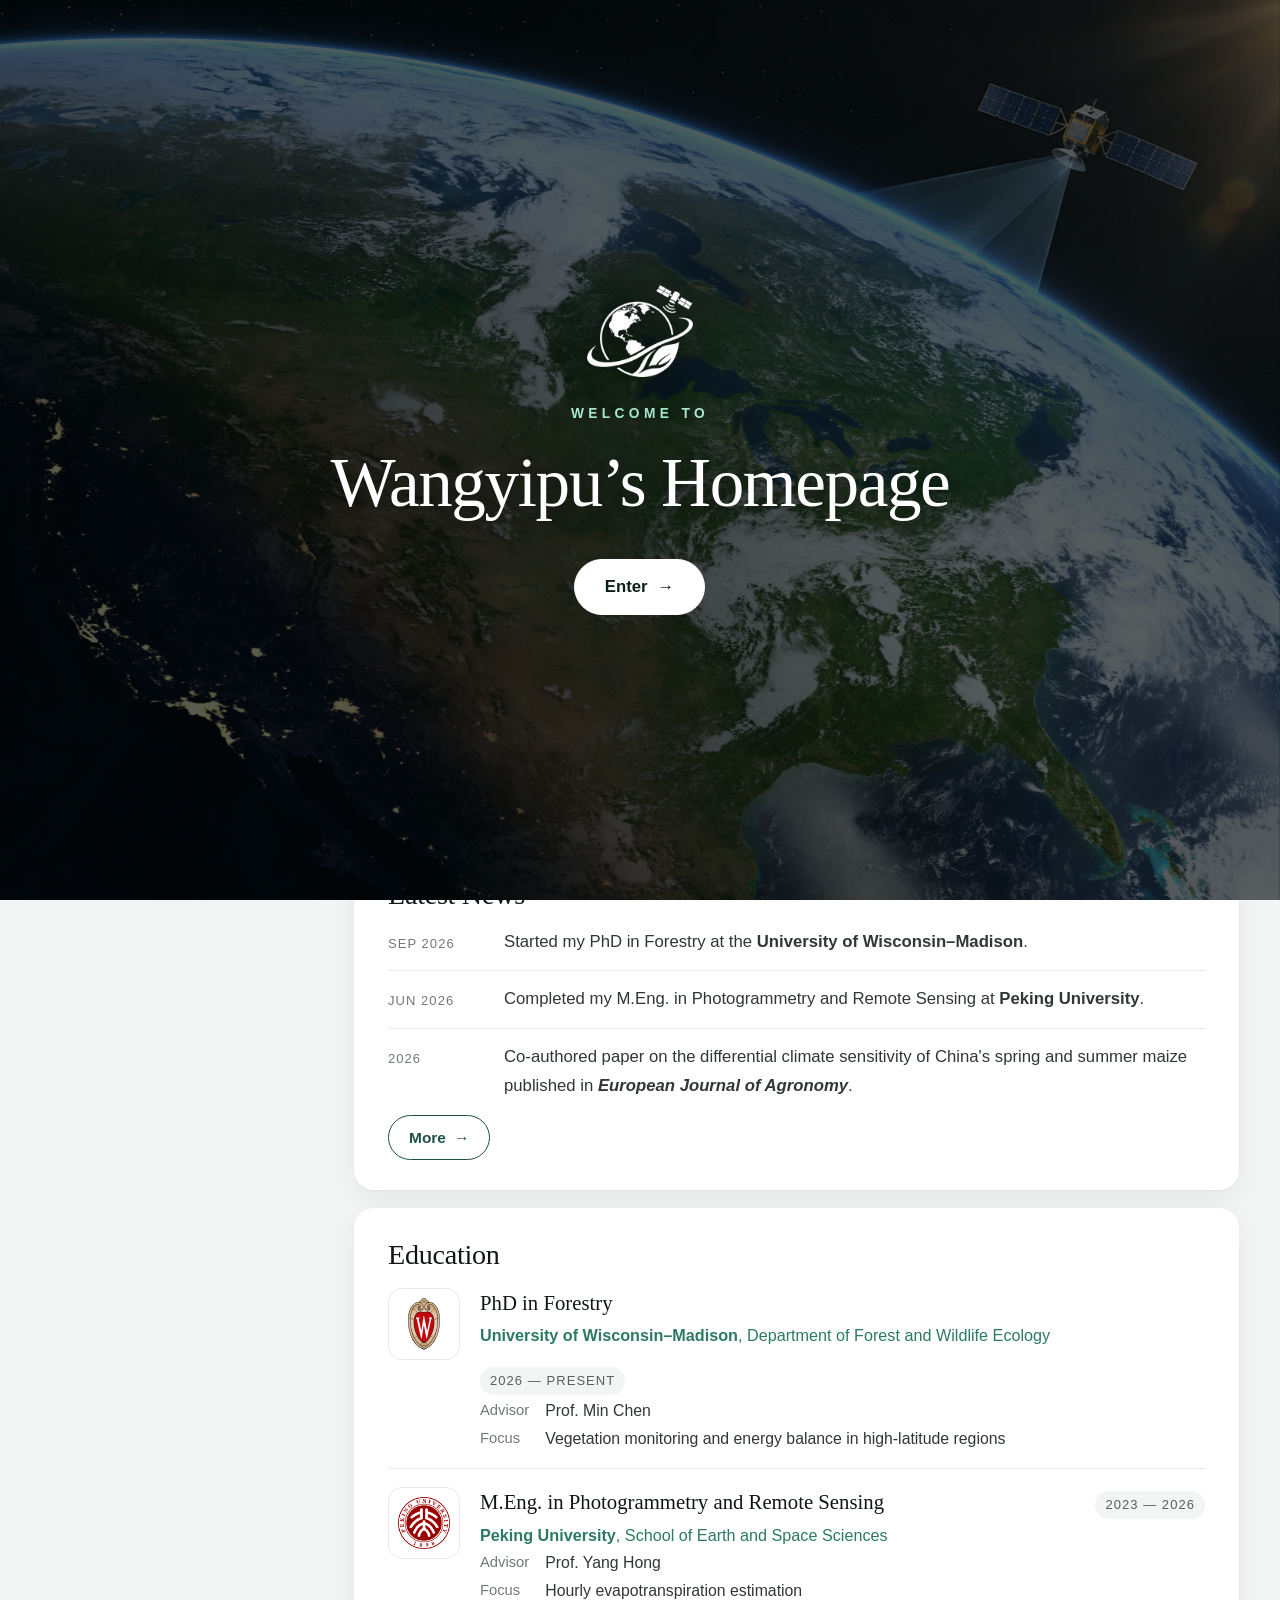
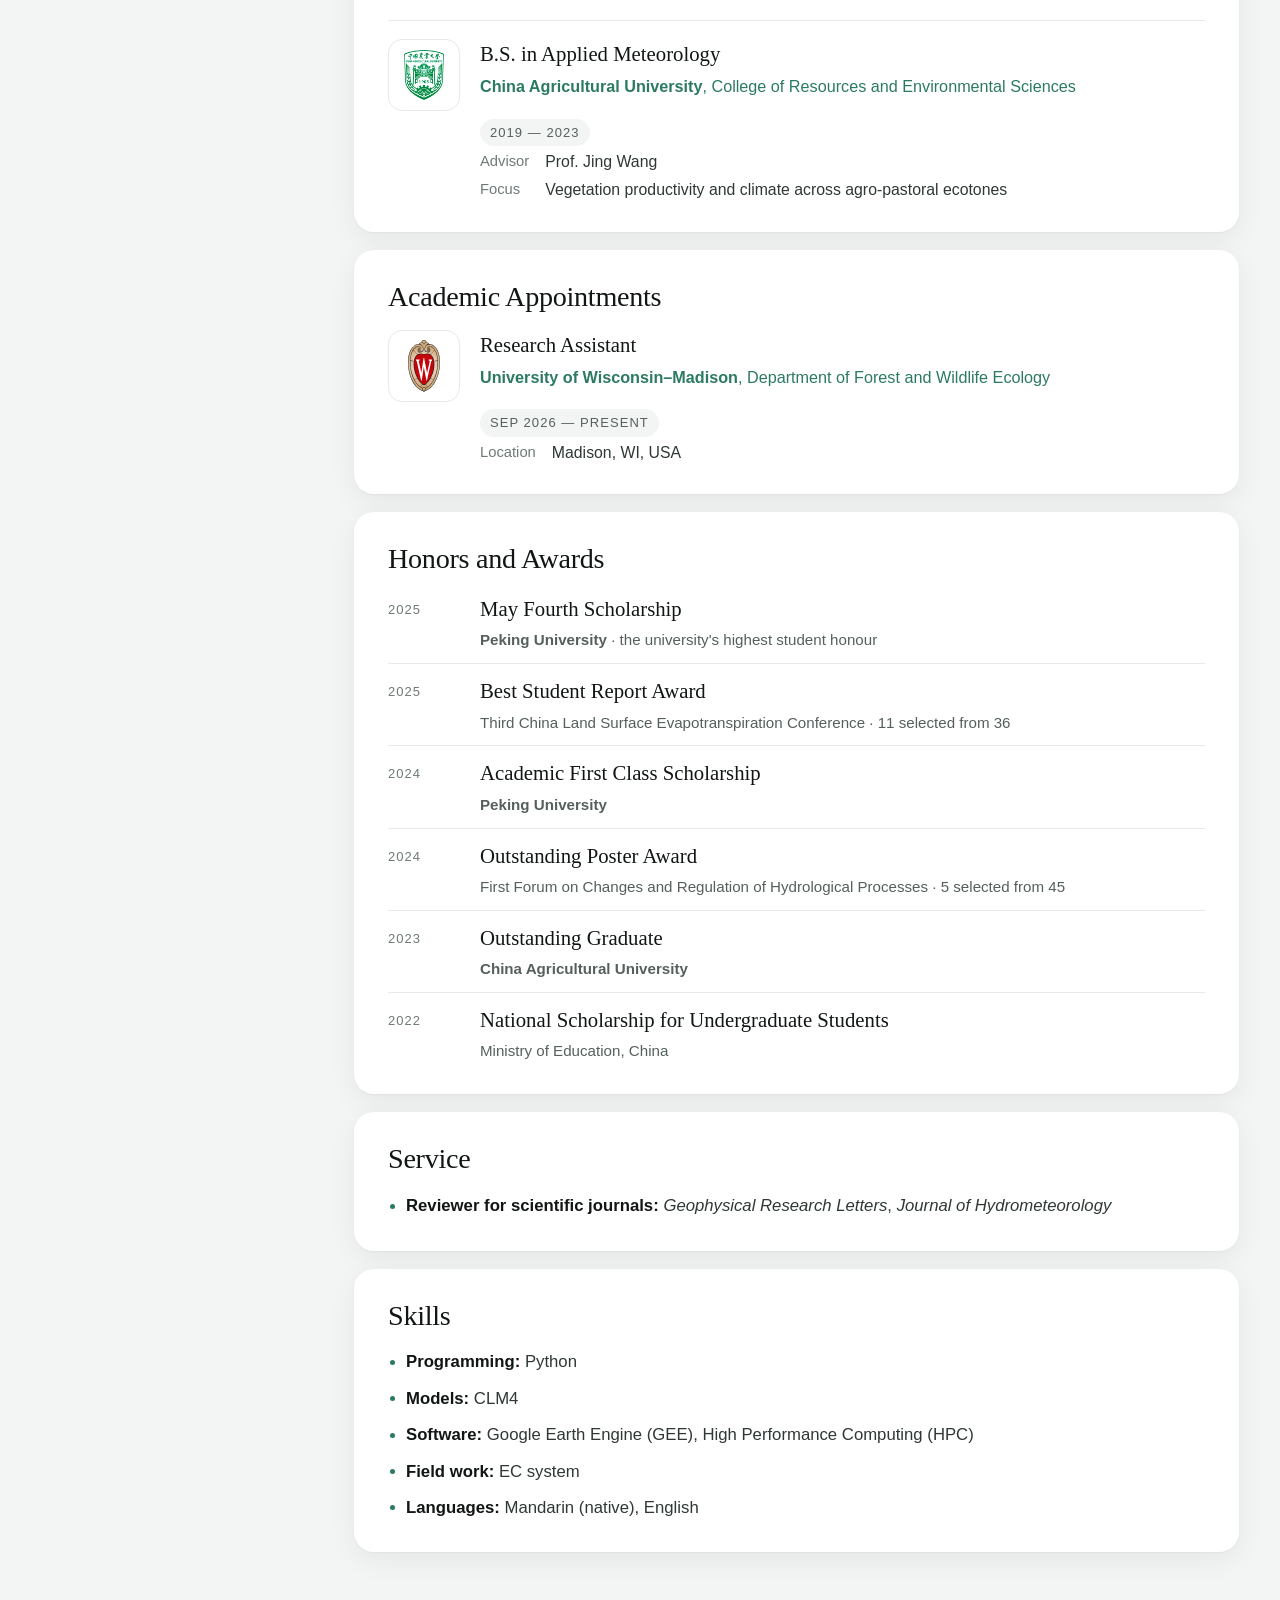
<file: index.html>
<!DOCTYPE html>
<html lang="en">
<head>
<meta charset="UTF-8">
<meta name="viewport" content="width=device-width, initial-scale=1.0">
<title>Wangyipu Li</title>
<link rel="icon" href="favicon.png" type="image/png" sizes="96x96">
<link rel="icon" href="favicon.ico" sizes="any">
<link rel="apple-touch-icon" href="apple-touch-icon.png">
<meta name="theme-color" content="#F3F5F4">
<link rel="stylesheet" href="style.css">
<script src="toc.js" defer></script>
<script>
/* Show the opening screen once per browser session. Set before the page paints, so the
   homepage never flashes in front of it; without JavaScript the screen simply never appears. */
try { if (!sessionStorage.getItem('intro-seen')) document.documentElement.classList.add('intro'); }
catch (e) { document.documentElement.classList.add('intro'); }
</script>
<style>
  /* ── About: a cinematic picture carrying only the headline; the bio sits below it ── */
  .hero{margin-bottom:18px;container-type:inline-size}
  .hero-frame{position:relative;border-radius:var(--radius);overflow:hidden;background:#050d0c;box-shadow:var(--shadow)}
  /* Anchored to the top of the picture so the satellite, which sits in its top-right corner,
     is never cropped. The slow zoom grows away from that same corner for the same reason. */
  .hero-img{display:block;width:100%;height:auto;aspect-ratio:2/1;object-fit:cover;object-position:50% 0%;
            transform-origin:100% 0%;animation:hero-drift 36s ease-in-out infinite alternate}
  @keyframes hero-drift{from{transform:scale(1)}to{transform:scale(1.07)}}
  .hero-shade{
    position:absolute;inset:0;pointer-events:none;
    background:
      linear-gradient(to top,rgba(4,14,12,.88) 0%,rgba(4,14,12,.52) 26%,rgba(4,14,12,0) 56%),
      radial-gradient(120% 90% at 50% 40%,rgba(4,14,12,0) 55%,rgba(4,14,12,.45) 100%);
  }
  .hero-over{position:absolute;left:38px;right:38px;bottom:32px;left:4cqw;right:4cqw;bottom:3.6cqw}
  .hero-eyebrow{display:flex;align-items:center;gap:12px;font-size:.72rem;font-weight:700;letter-spacing:.2em;text-transform:uppercase;color:#A8E6D2;margin-bottom:12px}
  .hero-eyebrow::before{content:"";width:34px;height:1px;background:currentColor}
  .hero h1{font-family:var(--serif);font-weight:400;color:#fff;letter-spacing:-.02em;line-height:1.08;
           font-size:2.6rem;font-size:clamp(1.55rem,4.9cqw,3.2rem);text-shadow:0 2px 24px rgba(0,0,0,.45);max-width:16em}
  .hero-lead{background:var(--paper);border-radius:var(--radius);box-shadow:var(--shadow);padding:28px 34px 30px;margin-top:18px}
  .hero-lead p{font-family:var(--serif);font-size:1.16rem;line-height:1.7;color:var(--body)}
  .hero-lead strong{color:var(--ink)}
  .chips{display:flex;flex-wrap:wrap;gap:8px;margin-top:18px}
  .chips span{font-size:.82rem;color:var(--moss);background:var(--moss-wash);padding:6px 13px;border-radius:999px}
  @container (max-width:560px){
    .hero-img{aspect-ratio:4/3}
    .hero-lead{padding:22px 20px}
    .hero-lead p{font-size:1.05rem}
  }
  @media (prefers-reduced-motion:reduce){.hero-img{animation:none}}
  /* ── Opening screen: the picture, which darkens, then a welcome and the way in ── */
  .intro-screen{
    display:none;align-items:center;justify-content:center;text-align:center;
    position:fixed;inset:0;z-index:200;background:#02080a;color:#fff;
    transition:opacity .9s ease,visibility .9s;
  }
  .intro .intro-screen,.intro-leaving .intro-screen{display:flex}
  .intro,.intro body{overflow:hidden}
  .intro-screen > img{position:absolute;inset:0;width:100%;height:100%;object-fit:cover;object-position:60% 30%;
                    animation:intro-zoom 9s ease-out both}
  .intro-screen::after{content:"";position:absolute;inset:0;background:rgba(2,8,10,.66);opacity:0;animation:intro-in 1.4s ease .2s forwards}
  .intro-copy{position:relative;z-index:1;padding:0 24px;opacity:0;animation:intro-rise 1s ease 1s forwards}
  .intro-mark{display:block;height:92px;width:auto;margin:0 auto 26px;filter:drop-shadow(0 2px 18px rgba(0,0,0,.45))}
  .intro-copy small{display:block;font-size:.78rem;font-weight:700;letter-spacing:.32em;text-transform:uppercase;color:#A8E6D2;margin-bottom:18px}
  .intro-copy strong{display:block;font-family:var(--serif);font-weight:400;font-size:clamp(2rem,5.4vw,4rem);line-height:1.12;letter-spacing:-.02em;text-shadow:0 2px 30px rgba(0,0,0,.5)}
  .intro-enter{
    margin-top:38px;display:inline-flex;align-items:center;gap:10px;cursor:pointer;
    font:inherit;font-size:.95rem;font-weight:600;color:#fff;
    padding:13px 30px;border-radius:999px;border:1px solid rgba(255,255,255,.6);
    background:rgba(255,255,255,.12);-webkit-backdrop-filter:blur(8px);backdrop-filter:blur(8px);
    transition:background .2s ease,color .2s ease,border-color .2s ease;
  }
  .intro-enter:hover,.intro-enter:focus-visible{background:#fff;border-color:#fff;color:#0c1f1a;outline:none}
  .intro-enter span{transition:transform .2s ease}
  .intro-enter:hover span{transform:translateX(4px)}
  .intro-leaving .intro-screen{opacity:0;visibility:hidden}
  @keyframes intro-in{to{opacity:1}}
  @keyframes intro-rise{from{opacity:0;transform:translateY(14px)}to{opacity:1;transform:none}}
  @keyframes intro-zoom{from{transform:scale(1.08)}to{transform:scale(1)}}
  @media (prefers-reduced-motion:reduce){
    .intro-screen > img{animation:none}
    .intro-screen::after{animation:none;opacity:1}
    .intro-copy{animation:none;opacity:1}
    .intro-screen{transition:none}
  }
  .more-row{margin-top:14px}
  .more-btn{
    display:inline-flex;align-items:center;gap:8px;
    padding:9px 20px;border:1.5px solid var(--moss);border-radius:999px;
    font-size:.88rem;font-weight:700;color:var(--moss);text-decoration:none;
    transition:background .15s ease,color .15s ease;
  }
  .more-btn:hover{background:var(--moss);color:#fff}
  .more-btn span{transition:transform .15s ease}
  .more-btn:hover span{transform:translateX(3px)}
  .deflist{list-style:none}
  .deflist li{position:relative;padding:0 0 8px 18px;font-size:.95rem;line-height:1.7;color:var(--body)}
  .deflist li:last-child{padding-bottom:0}
  .deflist li::before{content:"";position:absolute;left:2px;top:.68em;width:5px;height:5px;border-radius:50%;background:var(--moss-bright)}
  .deflist strong{font-weight:700;color:var(--ink)}
  .deflist em{font-style:italic}
</style>
<script data-goatcounter="https://wangyipuli.goatcounter.com/count" async src="https://gc.zgo.at/count.js"></script>
</head>
<body>

<div class="intro-screen" id="intro" role="dialog" aria-modal="true" aria-label="Welcome">
  <img src="image/hero.webp" alt="">
  <div class="intro-copy">
    <img class="intro-mark" src="image/logo-mark-white.webp" alt="" width="278" height="240">
    <small>Welcome to</small>
    <strong>Wangyipu&rsquo;s Homepage</strong>
    <button class="intro-enter" id="intro-enter" type="button">Enter <span aria-hidden="true">&rarr;</span></button>
  </div>
</div>
<script>
(function () {
  var root = document.documentElement, screen = document.getElementById('intro');
  if (!root.classList.contains('intro')) { screen.remove(); return; }
  var btn = document.getElementById('intro-enter');
  function enter() {
    try { sessionStorage.setItem('intro-seen', '1'); } catch (e) {}
    root.classList.add('intro-leaving');
    root.classList.remove('intro');           // gives the page its scrolling back straight away
    setTimeout(function () { screen.remove(); root.classList.remove('intro-leaving'); }, 950);
  }
  btn.addEventListener('click', enter);
  document.addEventListener('keydown', function onKey(e) {
    if (!screen.isConnected) { document.removeEventListener('keydown', onKey); return; }
    if (e.key === 'Escape') enter();
  });
  btn.focus({ preventScroll: true });
})();
</script>

<header class="topbar">
  <nav class="nav">
    <a class="brand" href="index.html" aria-label="Wangyipu Li &ndash; home"><img src="image/logo.webp" alt="Wangyipu Li" width="537" height="144"></a>
    <a href="index.html" aria-current="page">About</a>
    <a href="research.html">Research</a>
    <a href="publications.html">Publications</a>
    <a href="tools.html">Data &amp; Tools</a>
    <a href="news.html">News</a>
    <a href="contact.html">Contact</a>
  </nav>
</header>

<div class="page">

<aside class="sidebar">
  <img class="portrait" src="image/IMG_8639.JPG" alt="Portrait of Wangyipu Li">
  <a class="sb-name" href="index.html">Li, Wangyipu</a>
  <div class="sb-cn" lang="zh-Hans">李王轶朴</div>
  <div class="sb-role">PhD student in Forestry<br><strong>University of Wisconsin&ndash;Madison</strong></div>

  <div class="icons">
    <a href="mailto:wangyipu.li@wisc.edu" aria-label="Email" title="Email"><svg viewBox="0 0 24 24" aria-hidden="true"><path d="M20 4H4a2 2 0 00-2 2v12a2 2 0 002 2h16a2 2 0 002-2V6a2 2 0 00-2-2zm0 4.24l-8 4.8-8-4.8V6l8 4.8L20 6v2.24z"/></svg></a>
    <a href="https://github.com/wangyipuli" aria-label="GitHub" title="GitHub" target="_blank" rel="noopener"><svg viewBox="0 0 24 24" aria-hidden="true"><path d="M12 .3a12 12 0 00-3.8 23.4c.6.1.8-.3.8-.6v-2.2c-3.3.7-4-1.6-4-1.6-.6-1.4-1.4-1.8-1.4-1.8-1-.7.1-.7.1-.7 1.2.1 1.8 1.2 1.8 1.2 1 1.8 2.8 1.3 3.5 1 .1-.8.4-1.3.7-1.6-2.7-.3-5.5-1.3-5.5-5.9 0-1.3.5-2.4 1.2-3.2-.1-.3-.5-1.5.1-3.2 0 0 1-.3 3.3 1.2a11.5 11.5 0 016 0C17.3 4.7 18.3 5 18.3 5c.6 1.7.2 2.9.1 3.2.8.8 1.2 1.9 1.2 3.2 0 4.6-2.8 5.6-5.5 5.9.4.4.8 1.1.8 2.2v3.3c0 .3.2.7.8.6A12 12 0 0012 .3"/></svg></a>
    <a href="https://scholar.google.com/citations?user=nMaoGwwAAAAJ&amp;hl=zh-CN" aria-label="Google Scholar" title="Google Scholar" target="_blank" rel="noopener"><svg viewBox="0 0 24 24" aria-hidden="true"><path d="M12 3L1 9l11 6 9-4.91V17h2V9L12 3zM5 13.18v4L12 21l7-3.82v-4L12 17l-7-3.82z"/></svg></a>
    <a href="https://www.linkedin.com/in/wangyipu-li-4624a5430/" aria-label="LinkedIn" title="LinkedIn" target="_blank" rel="noopener"><svg viewBox="0 0 24 24" aria-hidden="true"><path d="M19 3a2 2 0 012 2v14a2 2 0 01-2 2H5a2 2 0 01-2-2V5a2 2 0 012-2h14zM8.34 18.34v-8.4H5.56v8.4h2.78zM6.95 8.8a1.61 1.61 0 100-3.22 1.61 1.61 0 000 3.22zm11.39 9.54v-4.6c0-2.46-1.31-3.6-3.06-3.6-1.41 0-2.04.78-2.39 1.32v-1.13h-2.78c.04.79 0 8.4 0 8.4h2.78v-4.69c0-.25.02-.5.09-.68.2-.5.65-1.02 1.42-1.02 1 0 1.4.76 1.4 1.88v4.51h2.54z"/></svg></a>
    <a href="https://www.researchgate.net/profile/Wangyipu-Li?ev=hdr_xprf" aria-label="ResearchGate" title="ResearchGate" target="_blank" rel="noopener"><span class="lbl">RG</span></a>
    <a href="#" aria-label="Curriculum vitae" title="Curriculum vitae"><svg viewBox="0 0 24 24" aria-hidden="true"><path d="M14 2H6a2 2 0 00-2 2v16a2 2 0 002 2h12a2 2 0 002-2V8l-6-6zm0 2l4.5 4.5H14V4zM8 10h4v1.6H8V10zm0 3.2h8v1.6H8v-1.6zm0 3.2h8V18H8v-1.6z"/></svg></a>
  </div>

  <nav class="toc" aria-label="On this page">
    <div class="toc-label">On this page</div>
    <a href="#overview">Overview</a>
    <a href="#latest-news">Latest news</a>
    <a href="#education">Education</a>
    <a href="#appointments">Appointments</a>
    <a href="#honors">Honors and awards</a>
    <a href="#service">Service</a>
    <a href="#skills">Skills</a>
  </nav>

  <div class="sb-foot">
    &copy; 2026 Wangyipu Li<br>Last updated September 2026
  </div>
</aside>

<main class="shell">

  <section class="hero" id="overview">
    <div class="hero-frame">
      <img class="hero-img" src="image/hero.webp" alt="North America seen from orbit, with a remote-sensing satellite scanning the surface" width="3840" height="2304">
      <div class="hero-shade" aria-hidden="true"></div>
      <div class="hero-over">
        <div class="hero-eyebrow">About me</div>
        <h1>Reading the changing world from space</h1>
      </div>
    </div>
    <div class="hero-lead">
      <p>Wangyipu Li is a PhD student in the Department of Forest and Wildlife Ecology at the <strong>University of Wisconsin&ndash;Madison</strong>. His research interests cover vegetation dynamic monitoring, estimation of water-carbon fluxes, and issues related to Earth system science. He earned a M.Eng. in Photogrammetry and Remote Sensing at <strong>Peking University</strong>, and a B.S. in Applied Meteorology at <strong>China Agricultural University</strong>.</p>
      <div class="chips"><span>Vegetation dynamics</span><span>Water&ndash;carbon fluxes</span><span>Earth system science</span><span>Remote sensing</span></div>
    </div>
  </section>

  <!-- ══ Latest news ══ -->
  <section class="band" id="latest-news">
    <div class="band-head">
      <h2>Latest News</h2>
    </div>
    <div class="feed" id="latest-feed">
        <article class="post">
          <div class="post-date">Sep 2026</div>
          <div class="post-body">Started my PhD in Forestry at the <strong>University of Wisconsin&ndash;Madison</strong>.</div>
        </article>
        <article class="post">
          <div class="post-date">Jun 2026</div>
          <div class="post-body">Completed my M.Eng. in Photogrammetry and Remote Sensing at <strong>Peking University</strong>.</div>
        </article>
        <article class="post">
          <div class="post-date">2026</div>
          <div class="post-body">Co-authored paper on the differential climate sensitivity of China's spring and summer maize published in <em><strong>European Journal of Agronomy</strong></em>.</div>
        </article>
    </div>
    <p class="more-row"><a class="more-btn" href="news.html">More <span aria-hidden="true">&rarr;</span></a></p>
  </section>

  <!-- ══ Education ══ -->
  <section class="band" id="education">
    <div class="band-head">
      <h2>Education</h2>
    </div>

    <article class="record record--logo">
      <div class="record-logo"><img src="image/logos/uw.svg" alt="" loading="lazy" decoding="async"></div>
      <div class="record-main">
        <div class="record-top">
          <div>
            <div class="record-degree">PhD in Forestry</div>
            <div class="record-where"><strong>University of Wisconsin&ndash;Madison</strong>, Department of Forest and Wildlife Ecology</div>
          </div>
          <div class="record-when">2026 &mdash; present</div>
        </div>
        <div class="record-notes">
          <dl>
            <dt>Advisor</dt><dd>Prof. Min Chen</dd>
            <dt>Focus</dt><dd>Vegetation monitoring and energy balance in high-latitude regions</dd>
          </dl>
        </div>
      </div>
    </article>

    <article class="record record--logo">
      <div class="record-logo"><img src="image/logos/pku.png" alt="" loading="lazy" decoding="async"></div>
      <div class="record-main">
        <div class="record-top">
          <div>
            <div class="record-degree">M.Eng. in Photogrammetry and Remote Sensing</div>
            <div class="record-where"><strong>Peking University</strong>, School of Earth and Space Sciences</div>
          </div>
          <div class="record-when">2023 &mdash; 2026</div>
        </div>
        <div class="record-notes">
          <dl>
            <dt>Advisor</dt><dd>Prof. Yang Hong</dd>
            <dt>Focus</dt><dd>Hourly evapotranspiration estimation</dd>
          </dl>
        </div>
      </div>
    </article>

    <article class="record record--logo">
      <div class="record-logo"><img src="image/logos/cau.png" alt="" loading="lazy" decoding="async"></div>
      <div class="record-main">
        <div class="record-top">
          <div>
            <div class="record-degree">B.S. in Applied Meteorology</div>
            <div class="record-where"><strong>China Agricultural University</strong>, College of Resources and Environmental Sciences</div>
          </div>
          <div class="record-when">2019 &mdash; 2023</div>
        </div>
        <div class="record-notes">
          <dl>
            <dt>Advisor</dt><dd>Prof. Jing Wang</dd>
            <dt>Focus</dt><dd>Vegetation productivity and climate across agro-pastoral ecotones</dd>
          </dl>
        </div>
      </div>
    </article>

  </section>

  <!-- ══ Academic Appointments ══ -->
  <section class="band" id="appointments">
    <div class="band-head">
      <h2>Academic Appointments</h2>
    </div>

    <article class="record record--logo">
      <div class="record-logo"><img src="image/logos/uw.svg" alt="" loading="lazy" decoding="async"></div>
      <div class="record-main">
        <div class="record-top">
          <div>
            <div class="record-degree">Research Assistant</div>
            <div class="record-where"><strong>University of Wisconsin&ndash;Madison</strong>, Department of Forest and Wildlife Ecology</div>
          </div>
          <div class="record-when">Sep 2026 &mdash; present</div>
        </div>
        <div class="record-notes">
          <dl>
            <dt>Location</dt><dd>Madison, WI, USA</dd>
          </dl>
        </div>
      </div>
    </article>

  </section>

  <!-- ══ Honors and Awards ══ -->
  <section class="band" id="honors">
    <div class="band-head">
      <h2>Honors and Awards</h2>
    </div>

    <div class="awards">
      <div class="award">
        <div class="award-when">2025</div>
        <div>
          <div class="award-what">May Fourth Scholarship</div>
          <div class="award-by"><strong>Peking University</strong> &middot; the university's highest student honour</div>
        </div>
      </div>

      <div class="award">
        <div class="award-when">2025</div>
        <div>
          <div class="award-what">Best Student Report Award</div>
          <div class="award-by">Third China Land Surface Evapotranspiration Conference &middot; 11 selected from 36</div>
        </div>
      </div>

      <div class="award">
        <div class="award-when">2024</div>
        <div>
          <div class="award-what">Academic First Class Scholarship</div>
          <div class="award-by"><strong>Peking University</strong></div>
        </div>
      </div>

      <div class="award">
        <div class="award-when">2024</div>
        <div>
          <div class="award-what">Outstanding Poster Award</div>
          <div class="award-by">First Forum on Changes and Regulation of Hydrological Processes &middot; 5 selected from 45</div>
        </div>
      </div>

      <div class="award">
        <div class="award-when">2023</div>
        <div>
          <div class="award-what">Outstanding Graduate</div>
          <div class="award-by"><strong>China Agricultural University</strong></div>
        </div>
      </div>

      <div class="award">
        <div class="award-when">2022</div>
        <div>
          <div class="award-what">National Scholarship for Undergraduate Students</div>
          <div class="award-by">Ministry of Education, China</div>
        </div>
      </div>
    </div>
  </section>

  <!-- ══ Service ══ -->
  <section class="band" id="service">
    <div class="band-head">
      <h2>Service</h2>
    </div>
    <ul class="deflist">
      <li><strong>Reviewer for scientific journals:</strong> <em>Geophysical Research Letters</em>, <em>Journal of Hydrometeorology</em></li>
    </ul>
  </section>

  <!-- ══ Skills ══ -->
  <section class="band" id="skills">
    <div class="band-head">
      <h2>Skills</h2>
    </div>
    <ul class="deflist">
      <li><strong>Programming:</strong> Python</li>
      <li><strong>Models:</strong> CLM4</li>
      <li><strong>Software:</strong> Google Earth Engine (GEE), High Performance Computing (HPC)</li>
      <li><strong>Field work:</strong> EC system</li>
      <li><strong>Languages:</strong> Mandarin (native), English</li>
    </ul>
  </section>

  <script>
  /* The three posts above are a snapshot so the page reads without JavaScript. When it is
     available, refresh them from news.html so a new post there shows up here too. If anything
     goes wrong the snapshot simply stays. */
  (function () {
    var feed = document.getElementById('latest-feed');
    if (!feed || !window.fetch || !window.DOMParser) return;
    fetch('news.html', { cache: 'no-cache' })
      .then(function (r) { if (!r.ok) throw new Error(r.status); return r.text(); })
      .then(function (html) {
        var posts = new DOMParser().parseFromString(html, 'text/html').querySelectorAll('.feed .post');
        var out = [];
        for (var i = 0; i < posts.length && out.length < 3; i++) {
          var d = posts[i].querySelector('.post-date'), b = posts[i].querySelector('.post-body');
          if (!d || !b) return;
          out.push('<article class="post"><div class="post-date">' + d.innerHTML + '</div><div class="post-body">' + b.innerHTML + '</div></article>');
        }
        if (out.length) feed.innerHTML = out.join('');
      })
      .catch(function () {});
  })();
  </script>

</main>

</div>
</body>
</html>
</file>
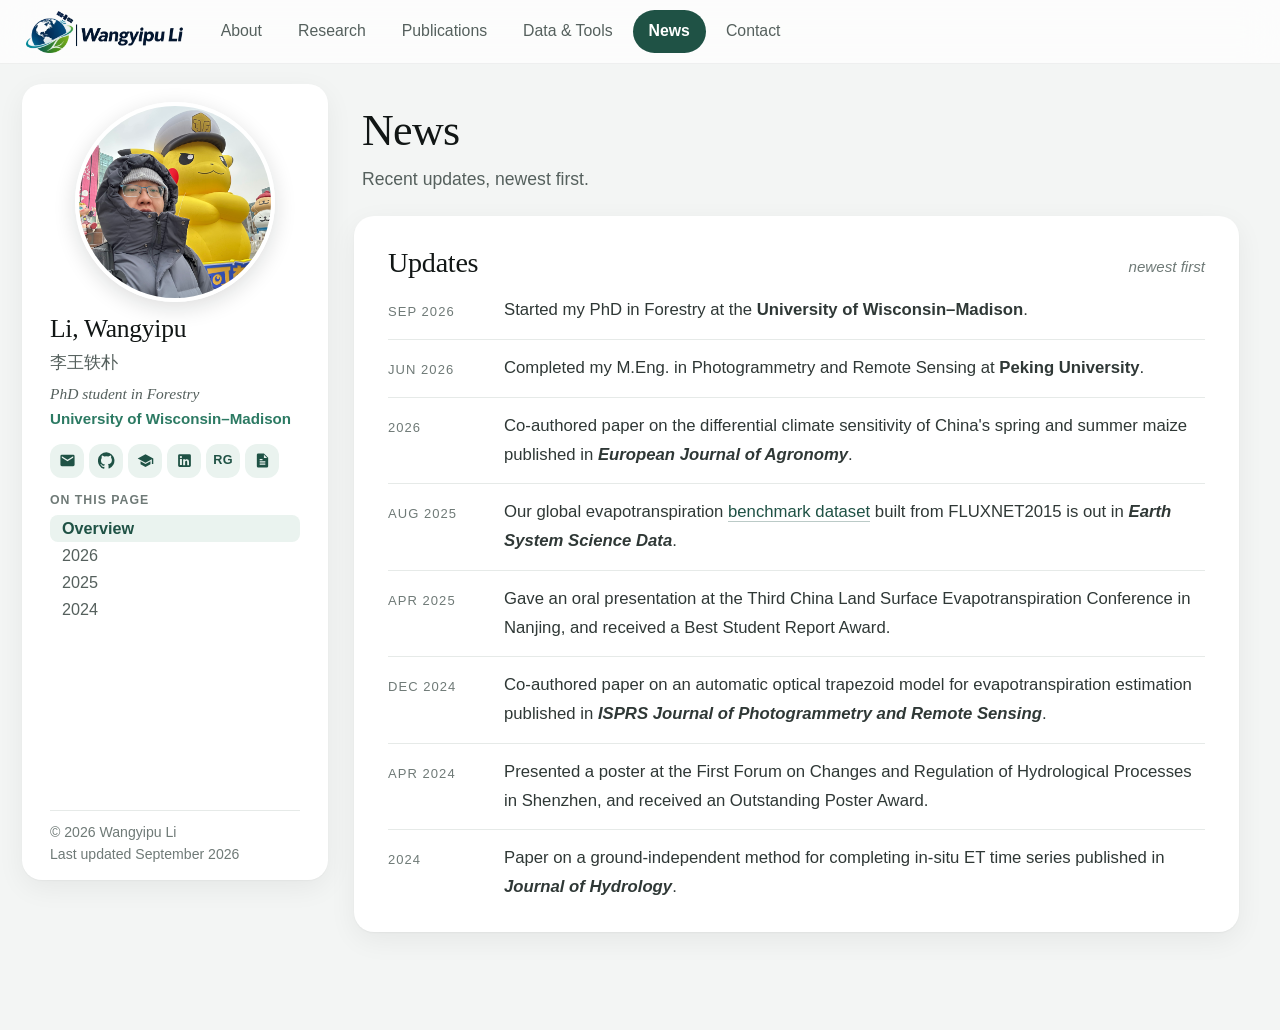
<file: news.html>
<!DOCTYPE html>
<html lang="en">
<head>
<meta charset="UTF-8">
<meta name="viewport" content="width=device-width, initial-scale=1.0">
<title>News — Wangyipu Li</title>
<link rel="icon" href="favicon.png" type="image/png" sizes="96x96">
<link rel="icon" href="favicon.ico" sizes="any">
<link rel="apple-touch-icon" href="apple-touch-icon.png">
<meta name="theme-color" content="#F3F5F4">
<link rel="stylesheet" href="style.css">
<script src="toc.js" defer></script>
<script data-goatcounter="https://wangyipuli.goatcounter.com/count" async src="https://gc.zgo.at/count.js"></script>
</head>
<body>

<header class="topbar">
  <nav class="nav">
    <a class="brand" href="index.html" aria-label="Wangyipu Li &ndash; home"><img src="image/logo.webp" alt="Wangyipu Li" width="537" height="144"></a>
    <a href="index.html">About</a>
    <a href="research.html">Research</a>
    <a href="publications.html">Publications</a>
    <a href="tools.html">Data &amp; Tools</a>
    <a href="news.html" aria-current="page">News</a>
    <a href="contact.html">Contact</a>
  </nav>
</header>

<div class="page">

<aside class="sidebar">
  <img class="portrait" src="image/IMG_8639.JPG" alt="Portrait of Wangyipu Li">
  <a class="sb-name" href="index.html">Li, Wangyipu</a>
  <div class="sb-cn" lang="zh-Hans">李王轶朴</div>
  <div class="sb-role">PhD student in Forestry<br><strong>University of Wisconsin&ndash;Madison</strong></div>

  <div class="icons">
    <a href="mailto:wangyipu.li@wisc.edu" aria-label="Email" title="Email"><svg viewBox="0 0 24 24" aria-hidden="true"><path d="M20 4H4a2 2 0 00-2 2v12a2 2 0 002 2h16a2 2 0 002-2V6a2 2 0 00-2-2zm0 4.24l-8 4.8-8-4.8V6l8 4.8L20 6v2.24z"/></svg></a>
    <a href="https://github.com/wangyipuli" aria-label="GitHub" title="GitHub" target="_blank" rel="noopener"><svg viewBox="0 0 24 24" aria-hidden="true"><path d="M12 .3a12 12 0 00-3.8 23.4c.6.1.8-.3.8-.6v-2.2c-3.3.7-4-1.6-4-1.6-.6-1.4-1.4-1.8-1.4-1.8-1-.7.1-.7.1-.7 1.2.1 1.8 1.2 1.8 1.2 1 1.8 2.8 1.3 3.5 1 .1-.8.4-1.3.7-1.6-2.7-.3-5.5-1.3-5.5-5.9 0-1.3.5-2.4 1.2-3.2-.1-.3-.5-1.5.1-3.2 0 0 1-.3 3.3 1.2a11.5 11.5 0 016 0C17.3 4.7 18.3 5 18.3 5c.6 1.7.2 2.9.1 3.2.8.8 1.2 1.9 1.2 3.2 0 4.6-2.8 5.6-5.5 5.9.4.4.8 1.1.8 2.2v3.3c0 .3.2.7.8.6A12 12 0 0012 .3"/></svg></a>
    <a href="https://scholar.google.com/citations?user=nMaoGwwAAAAJ&amp;hl=zh-CN" aria-label="Google Scholar" title="Google Scholar" target="_blank" rel="noopener"><svg viewBox="0 0 24 24" aria-hidden="true"><path d="M12 3L1 9l11 6 9-4.91V17h2V9L12 3zM5 13.18v4L12 21l7-3.82v-4L12 17l-7-3.82z"/></svg></a>
    <a href="https://www.linkedin.com/in/wangyipu-li-4624a5430/" aria-label="LinkedIn" title="LinkedIn" target="_blank" rel="noopener"><svg viewBox="0 0 24 24" aria-hidden="true"><path d="M19 3a2 2 0 012 2v14a2 2 0 01-2 2H5a2 2 0 01-2-2V5a2 2 0 012-2h14zM8.34 18.34v-8.4H5.56v8.4h2.78zM6.95 8.8a1.61 1.61 0 100-3.22 1.61 1.61 0 000 3.22zm11.39 9.54v-4.6c0-2.46-1.31-3.6-3.06-3.6-1.41 0-2.04.78-2.39 1.32v-1.13h-2.78c.04.79 0 8.4 0 8.4h2.78v-4.69c0-.25.02-.5.09-.68.2-.5.65-1.02 1.42-1.02 1 0 1.4.76 1.4 1.88v4.51h2.54z"/></svg></a>
    <a href="https://www.researchgate.net/profile/Wangyipu-Li?ev=hdr_xprf" aria-label="ResearchGate" title="ResearchGate" target="_blank" rel="noopener"><span class="lbl">RG</span></a>
    <a href="#" aria-label="Curriculum vitae" title="Curriculum vitae"><svg viewBox="0 0 24 24" aria-hidden="true"><path d="M14 2H6a2 2 0 00-2 2v16a2 2 0 002 2h12a2 2 0 002-2V8l-6-6zm0 2l4.5 4.5H14V4zM8 10h4v1.6H8V10zm0 3.2h8v1.6H8v-1.6zm0 3.2h8V18H8v-1.6z"/></svg></a>
  </div>

  <nav class="toc" aria-label="On this page">
    <div class="toc-label">On this page</div>
    <a href="#overview">Overview</a>
    <a href="#y2026">2026</a>
    <a href="#y2025">2025</a>
    <a href="#y2024">2024</a>
  </nav>

  <div class="sb-foot">
    &copy; 2026 Wangyipu Li<br>Last updated September 2026
  </div>
</aside>

<main class="shell">

  <section class="pagehead" id="overview">
    <h1>News</h1>
    <p>Recent updates, newest first.</p>
  </section>

  <section class="band">
    <div class="band-head">
      <h2>Updates</h2>
      <span class="note">newest first</span>
    </div>

    <div class="feed">
      <article class="post" id="y2026">
        <div class="post-date">Sep 2026</div>
        <div class="post-body">Started my PhD in Forestry at the <strong>University of Wisconsin&ndash;Madison</strong>.</div>
      </article>

      <article class="post">
        <div class="post-date">Jun 2026</div>
        <div class="post-body">Completed my M.Eng. in Photogrammetry and Remote Sensing at <strong>Peking University</strong>.</div>
      </article>

      <article class="post">
        <div class="post-date">2026</div>
        <div class="post-body">Co-authored paper on the differential climate sensitivity of China's spring and summer maize published in <em><strong>European Journal of Agronomy</strong></em>.</div>
      </article>

      <article class="post" id="y2025">
        <div class="post-date">Aug 2025</div>
        <div class="post-body">Our global evapotranspiration <a href="publications.html">benchmark dataset</a> built from FLUXNET2015 is out in <em><strong>Earth System Science Data</strong></em>.</div>
      </article>

      <article class="post">
        <div class="post-date">Apr 2025</div>
        <div class="post-body">Gave an oral presentation at the Third China Land Surface Evapotranspiration Conference in Nanjing, and received a Best Student Report Award.</div>
      </article>

      <article class="post" id="y2024">
        <div class="post-date">Dec 2024</div>
        <div class="post-body">Co-authored paper on an automatic optical trapezoid model for evapotranspiration estimation published in <em><strong>ISPRS Journal of Photogrammetry and Remote Sensing</strong></em>.</div>
      </article>

      <article class="post">
        <div class="post-date">Apr 2024</div>
        <div class="post-body">Presented a poster at the First Forum on Changes and Regulation of Hydrological Processes in Shenzhen, and received an Outstanding Poster Award.</div>
      </article>

      <article class="post">
        <div class="post-date">2024</div>
        <div class="post-body">Paper on a ground-independent method for completing in-situ ET time series published in <em><strong>Journal of Hydrology</strong></em>.</div>
      </article>
    </div>
  </section>

</main>

</div>
</body>
</html>
</file>
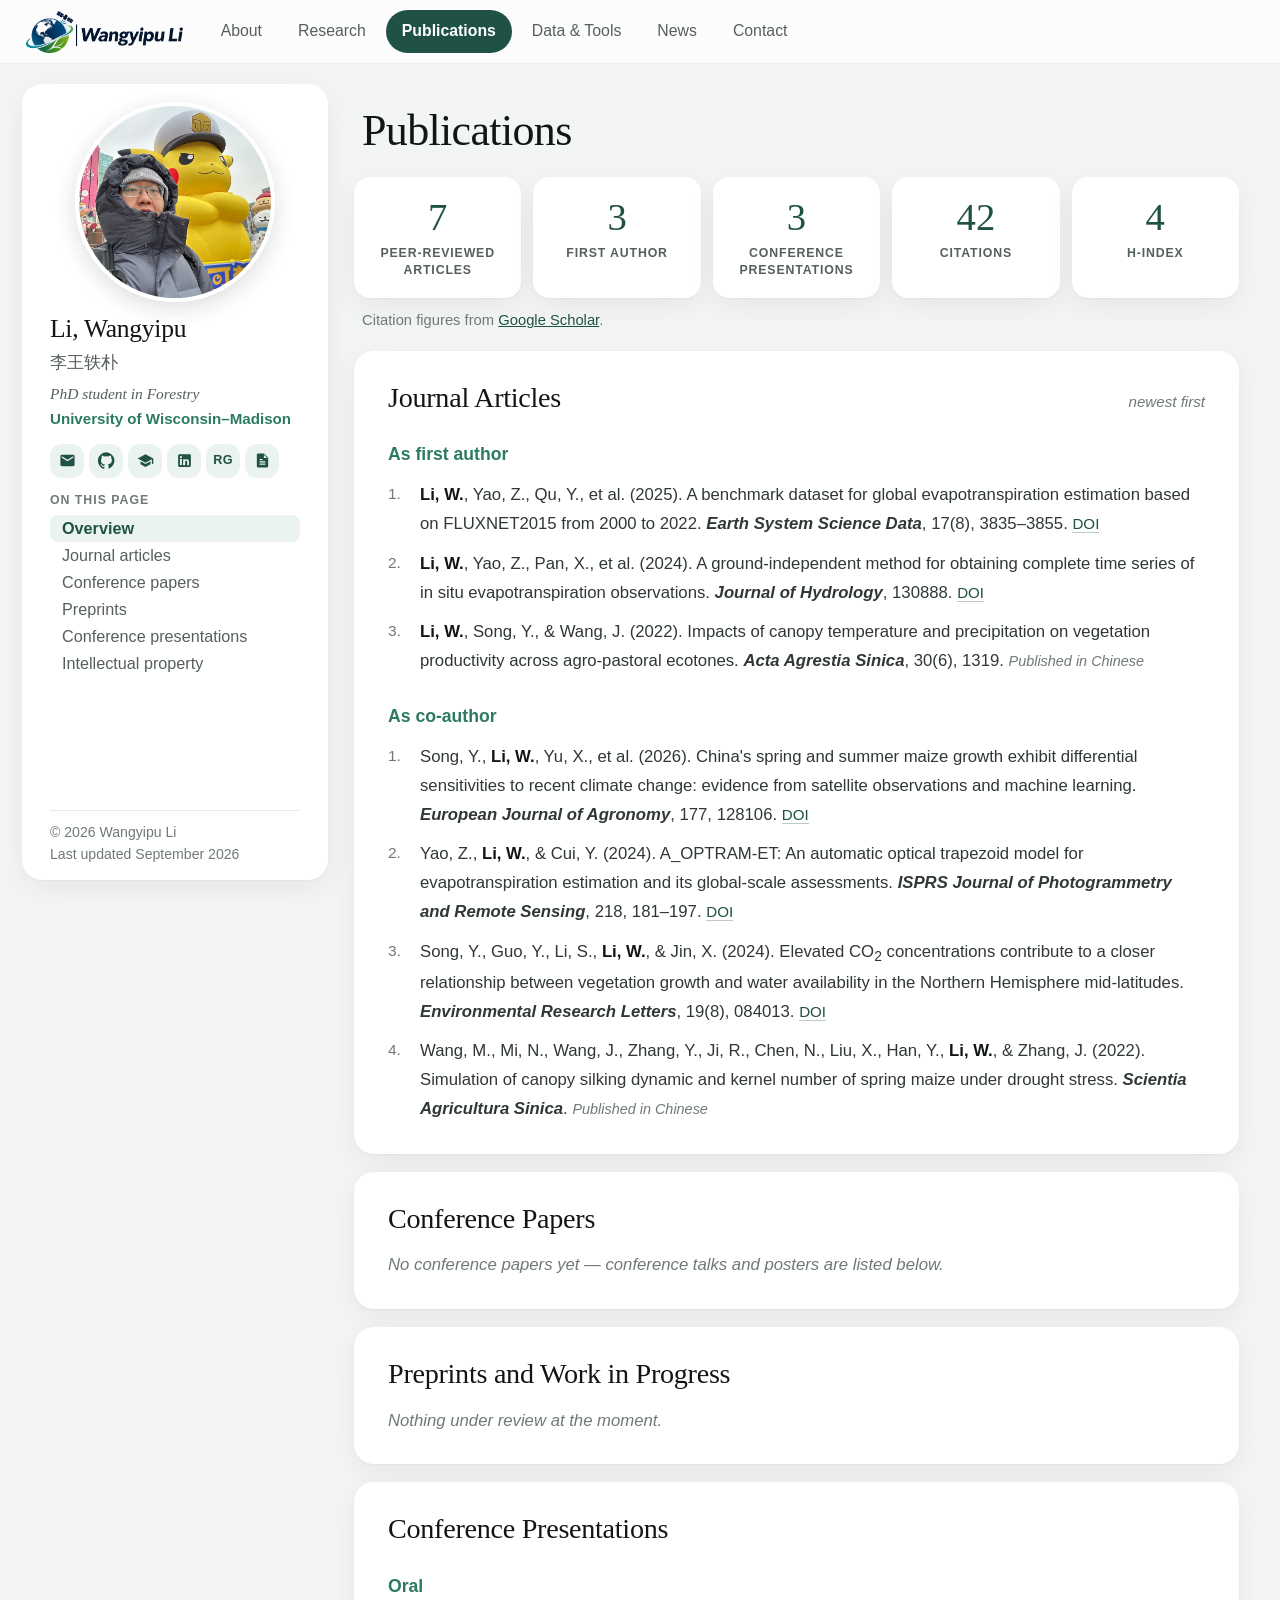
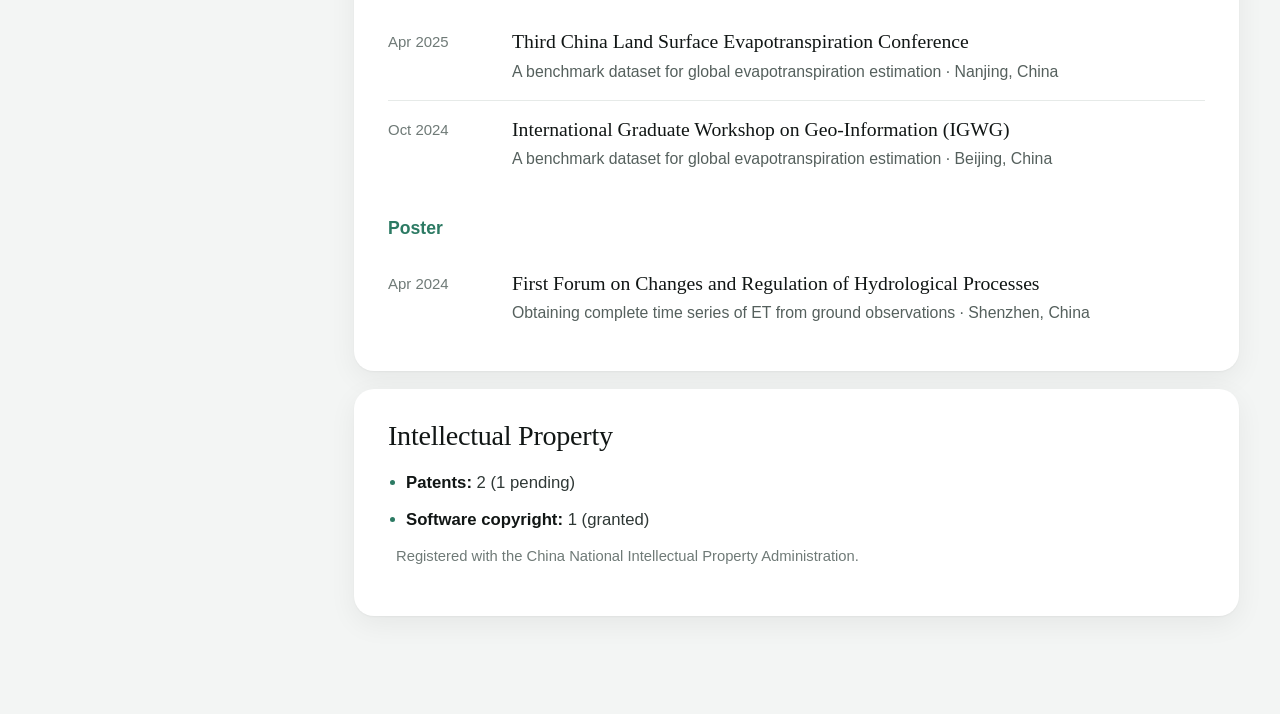
<file: publications.html>
<!DOCTYPE html>
<html lang="en">
<head>
<meta charset="UTF-8">
<meta name="viewport" content="width=device-width, initial-scale=1.0">
<title>Publications — Wangyipu Li</title>
<link rel="icon" href="favicon.png" type="image/png" sizes="96x96">
<link rel="icon" href="favicon.ico" sizes="any">
<link rel="apple-touch-icon" href="apple-touch-icon.png">
<meta name="theme-color" content="#F3F5F4">
<link rel="stylesheet" href="style.css">
<script src="toc.js" defer></script>
<style>
  .cites{list-style:none;counter-reset:cite}
  .cite{position:relative;padding:0 0 11px 32px;font-size:.95rem;line-height:1.72;color:var(--body)}
  .cite:last-child{padding-bottom:0}
  .cite::before{counter-increment:cite;content:counter(cite) ".";position:absolute;left:0;top:0;width:24px;font-size:.88rem;color:var(--faint)}
  .cite .me{font-weight:700;color:var(--ink)}
  .cite .jrnl{font-weight:700;font-style:italic}
  .cite .yr{font-weight:400}
  .cite a{color:var(--moss);text-decoration:none;border-bottom:1px solid rgba(31,82,69,.3);font-size:.86rem;white-space:nowrap}
  .cite a:hover{border-bottom-color:var(--moss)}
  .cite .flag{font-size:.82rem;font-style:italic;color:var(--faint)}
  @media(max-width:600px){.cite{padding-left:24px}}
  .stats{display:grid;grid-template-columns:repeat(auto-fit,minmax(150px,1fr));gap:12px}
  .stat{background:var(--paper);border-radius:16px;box-shadow:var(--shadow);padding:20px 14px;text-align:center}
  .stat b{display:block;font-family:var(--serif);font-size:2.2rem;font-weight:400;color:var(--moss);line-height:1.05}
  .stat span{display:block;margin-top:7px;font-size:.7rem;font-weight:700;letter-spacing:.07em;text-transform:uppercase;color:var(--quiet);line-height:1.35}
  .stats-note{margin:10px 8px 18px;font-size:.84rem;color:var(--faint)}
  .stats-note a{color:var(--moss)}
  .item{display:grid;grid-template-columns:104px minmax(0,1fr);gap:20px;padding:15px 0}
  .item+.item{border-top:1px solid var(--rule)}
  .sub-head+.item{border-top:none}
  .item-when{font-size:.85rem;color:var(--faint);padding-top:2px}
  .item-what{font-family:var(--serif);font-size:1.12rem;font-weight:400;line-height:1.4}
  .item-role{font-size:.88rem;color:var(--moss-bright);margin-top:3px}
  .item-detail{font-size:.9rem;color:var(--quiet);margin-top:3px;line-height:1.65}
  @media(max-width:600px){.item{grid-template-columns:1fr;gap:4px}}
  .deflist{list-style:none}
  .deflist li{position:relative;padding:0 0 8px 18px;font-size:.95rem;line-height:1.7;color:var(--body)}
  .deflist li:last-child{padding-bottom:0}
  .deflist li::before{content:"";position:absolute;left:2px;top:.68em;width:5px;height:5px;border-radius:50%;background:var(--moss-bright)}
  .deflist strong{font-weight:700;color:var(--ink)}
</style>
<script data-goatcounter="https://wangyipuli.goatcounter.com/count" async src="https://gc.zgo.at/count.js"></script>
</head>
<body>

<header class="topbar">
  <nav class="nav">
    <a class="brand" href="index.html" aria-label="Wangyipu Li &ndash; home"><img src="image/logo.webp" alt="Wangyipu Li" width="537" height="144"></a>
    <a href="index.html">About</a>
    <a href="research.html">Research</a>
    <a href="publications.html" aria-current="page">Publications</a>
    <a href="tools.html">Data &amp; Tools</a>
    <a href="news.html">News</a>
    <a href="contact.html">Contact</a>
  </nav>
</header>

<div class="page">

<aside class="sidebar">
  <img class="portrait" src="image/IMG_8639.JPG" alt="Portrait of Wangyipu Li">
  <a class="sb-name" href="index.html">Li, Wangyipu</a>
  <div class="sb-cn" lang="zh-Hans">李王轶朴</div>
  <div class="sb-role">PhD student in Forestry<br><strong>University of Wisconsin&ndash;Madison</strong></div>

  <div class="icons">
    <a href="mailto:wangyipu.li@wisc.edu" aria-label="Email" title="Email"><svg viewBox="0 0 24 24" aria-hidden="true"><path d="M20 4H4a2 2 0 00-2 2v12a2 2 0 002 2h16a2 2 0 002-2V6a2 2 0 00-2-2zm0 4.24l-8 4.8-8-4.8V6l8 4.8L20 6v2.24z"/></svg></a>
    <a href="https://github.com/wangyipuli" aria-label="GitHub" title="GitHub" target="_blank" rel="noopener"><svg viewBox="0 0 24 24" aria-hidden="true"><path d="M12 .3a12 12 0 00-3.8 23.4c.6.1.8-.3.8-.6v-2.2c-3.3.7-4-1.6-4-1.6-.6-1.4-1.4-1.8-1.4-1.8-1-.7.1-.7.1-.7 1.2.1 1.8 1.2 1.8 1.2 1 1.8 2.8 1.3 3.5 1 .1-.8.4-1.3.7-1.6-2.7-.3-5.5-1.3-5.5-5.9 0-1.3.5-2.4 1.2-3.2-.1-.3-.5-1.5.1-3.2 0 0 1-.3 3.3 1.2a11.5 11.5 0 016 0C17.3 4.7 18.3 5 18.3 5c.6 1.7.2 2.9.1 3.2.8.8 1.2 1.9 1.2 3.2 0 4.6-2.8 5.6-5.5 5.9.4.4.8 1.1.8 2.2v3.3c0 .3.2.7.8.6A12 12 0 0012 .3"/></svg></a>
    <a href="https://scholar.google.com/citations?user=nMaoGwwAAAAJ&amp;hl=zh-CN" aria-label="Google Scholar" title="Google Scholar" target="_blank" rel="noopener"><svg viewBox="0 0 24 24" aria-hidden="true"><path d="M12 3L1 9l11 6 9-4.91V17h2V9L12 3zM5 13.18v4L12 21l7-3.82v-4L12 17l-7-3.82z"/></svg></a>
    <a href="https://www.linkedin.com/in/wangyipu-li-4624a5430/" aria-label="LinkedIn" title="LinkedIn" target="_blank" rel="noopener"><svg viewBox="0 0 24 24" aria-hidden="true"><path d="M19 3a2 2 0 012 2v14a2 2 0 01-2 2H5a2 2 0 01-2-2V5a2 2 0 012-2h14zM8.34 18.34v-8.4H5.56v8.4h2.78zM6.95 8.8a1.61 1.61 0 100-3.22 1.61 1.61 0 000 3.22zm11.39 9.54v-4.6c0-2.46-1.31-3.6-3.06-3.6-1.41 0-2.04.78-2.39 1.32v-1.13h-2.78c.04.79 0 8.4 0 8.4h2.78v-4.69c0-.25.02-.5.09-.68.2-.5.65-1.02 1.42-1.02 1 0 1.4.76 1.4 1.88v4.51h2.54z"/></svg></a>
    <a href="https://www.researchgate.net/profile/Wangyipu-Li?ev=hdr_xprf" aria-label="ResearchGate" title="ResearchGate" target="_blank" rel="noopener"><span class="lbl">RG</span></a>
    <a href="#" aria-label="Curriculum vitae" title="Curriculum vitae"><svg viewBox="0 0 24 24" aria-hidden="true"><path d="M14 2H6a2 2 0 00-2 2v16a2 2 0 002 2h12a2 2 0 002-2V8l-6-6zm0 2l4.5 4.5H14V4zM8 10h4v1.6H8V10zm0 3.2h8v1.6H8v-1.6zm0 3.2h8V18H8v-1.6z"/></svg></a>
  </div>

  <nav class="toc" aria-label="On this page">
    <div class="toc-label">On this page</div>
    <a href="#overview">Overview</a>
    <a href="#journal">Journal articles</a>
    <a href="#conference-papers">Conference papers</a>
    <a href="#preprints">Preprints</a>
    <a href="#presentations">Conference presentations</a>
    <a href="#ip">Intellectual property</a>
  </nav>

  <div class="sb-foot">
    &copy; 2026 Wangyipu Li<br>Last updated September 2026
  </div>
</aside>

<main class="shell">

  <section class="pagehead" id="overview">
    <h1>Publications</h1>
  </section>

  <div class="stats">
    <div class="stat"><b>7</b><span>Peer-reviewed articles</span></div>
    <div class="stat"><b>3</b><span>First author</span></div>
    <div class="stat"><b>3</b><span>Conference presentations</span></div>
    <div class="stat"><b>42</b><span>Citations</span></div>
    <div class="stat"><b>4</b><span>h-index</span></div>
  </div>
  <p class="stats-note">Citation figures from <a href="https://scholar.google.com/citations?user=nMaoGwwAAAAJ&amp;hl=zh-CN" target="_blank" rel="noopener">Google Scholar</a>.</p>

  <section class="band" id="journal">
    <div class="band-head">
      <h2>Journal Articles</h2>
      <span class="note">newest first</span>
    </div>

    <h3 class="sub-head">As first author</h3>
    <ol class="cites">
      <li class="cite">
        <span class="me">Li, W.</span>, Yao, Z., Qu, Y., et al. (2025). A benchmark dataset for global evapotranspiration estimation based on FLUXNET2015 from 2000 to 2022. <span class="jrnl">Earth System Science Data</span>, 17(8), 3835&ndash;3855. <a href="https://doi.org/10.5194/essd-17-3835-2025" target="_blank" rel="noopener">DOI</a>
      </li>
      <li class="cite">
        <span class="me">Li, W.</span>, Yao, Z., Pan, X., et al. (2024). A ground-independent method for obtaining complete time series of in situ evapotranspiration observations. <span class="jrnl">Journal of Hydrology</span>, 130888. <a href="https://doi.org/10.1016/j.jhydrol.2024.130888" target="_blank" rel="noopener">DOI</a>
      </li>
      <li class="cite">
        <span class="me">Li, W.</span>, Song, Y., &amp; Wang, J. (2022). Impacts of canopy temperature and precipitation on vegetation productivity across agro-pastoral ecotones. <span class="jrnl">Acta Agrestia Sinica</span>, 30(6), 1319.
       <span class="flag">Published in Chinese</span>
      </li>
    </ol>

    <h3 class="sub-head">As co-author</h3>
    <ol class="cites">
      <li class="cite">
        Song, Y., <span class="me">Li, W.</span>, Yu, X., et al. (2026). China's spring and summer maize growth exhibit differential sensitivities to recent climate change: evidence from satellite observations and machine learning. <span class="jrnl">European Journal of Agronomy</span>, 177, 128106. <a href="https://doi.org/10.1016/j.eja.2026.128106" target="_blank" rel="noopener">DOI</a>
      </li>
      <li class="cite">
        Yao, Z., <span class="me">Li, W.</span>, &amp; Cui, Y. (2024). A_OPTRAM-ET: An automatic optical trapezoid model for evapotranspiration estimation and its global-scale assessments. <span class="jrnl">ISPRS Journal of Photogrammetry and Remote Sensing</span>, 218, 181&ndash;197. <a href="https://doi.org/10.1016/j.isprsjprs.2024.10.019" target="_blank" rel="noopener">DOI</a>
      </li>
      <li class="cite">
        Song, Y., Guo, Y., Li, S., <span class="me">Li, W.</span>, &amp; Jin, X. (2024). Elevated CO<sub>2</sub> concentrations contribute to a closer relationship between vegetation growth and water availability in the Northern Hemisphere mid-latitudes. <span class="jrnl">Environmental Research Letters</span>, 19(8), 084013. <a href="https://doi.org/10.1088/1748-9326/ad5f43" target="_blank" rel="noopener">DOI</a>
      </li>
      <li class="cite">
        Wang, M., Mi, N., Wang, J., Zhang, Y., Ji, R., Chen, N., Liu, X., Han, Y., <span class="me">Li, W.</span>, &amp; Zhang, J. (2022). Simulation of canopy silking dynamic and kernel number of spring maize under drought stress. <span class="jrnl">Scientia Agricultura Sinica</span>. <span class="flag">Published in Chinese</span>
      </li>
    </ol>
  </section>

  <section class="band" id="conference-papers">
    <div class="band-head"><h2>Conference Papers</h2></div>
    <p class="empty">No conference papers yet &mdash; conference talks and posters are listed below.</p>
  </section>

  <section class="band" id="preprints">
    <div class="band-head"><h2>Preprints and Work in Progress</h2></div>
    <p class="empty">Nothing under review at the moment.</p>
  </section>

  <section class="band" id="presentations">
    <div class="band-head"><h2>Conference Presentations</h2></div>

    <h3 class="sub-head">Oral</h3>

    <article class="item">
      <div class="item-when">Apr 2025</div>
      <div>
        <h3 class="item-what">Third China Land Surface Evapotranspiration Conference</h3>
        <div class="item-detail">A benchmark dataset for global evapotranspiration estimation &middot; Nanjing, China</div>
      </div>
    </article>

    <article class="item">
      <div class="item-when">Oct 2024</div>
      <div>
        <h3 class="item-what">International Graduate Workshop on Geo-Information (IGWG)</h3>
        <div class="item-detail">A benchmark dataset for global evapotranspiration estimation &middot; Beijing, China</div>
      </div>
    </article>

    <h3 class="sub-head">Poster</h3>

    <article class="item">
      <div class="item-when">Apr 2024</div>
      <div>
        <h3 class="item-what">First Forum on Changes and Regulation of Hydrological Processes</h3>
        <div class="item-detail">Obtaining complete time series of ET from ground observations &middot; Shenzhen, China</div>
      </div>
    </article>
  </section>

  <section class="band" id="ip">
    <div class="band-head"><h2>Intellectual Property</h2></div>
    <ul class="deflist">
      <li><strong>Patents:</strong> 2 (1 pending)</li>
      <li><strong>Software copyright:</strong> 1 (granted)</li>
    </ul>
    <p class="stats-note">Registered with the China National Intellectual Property Administration.</p>
  </section>

</main>

</div>
</body>
</html>
</file>
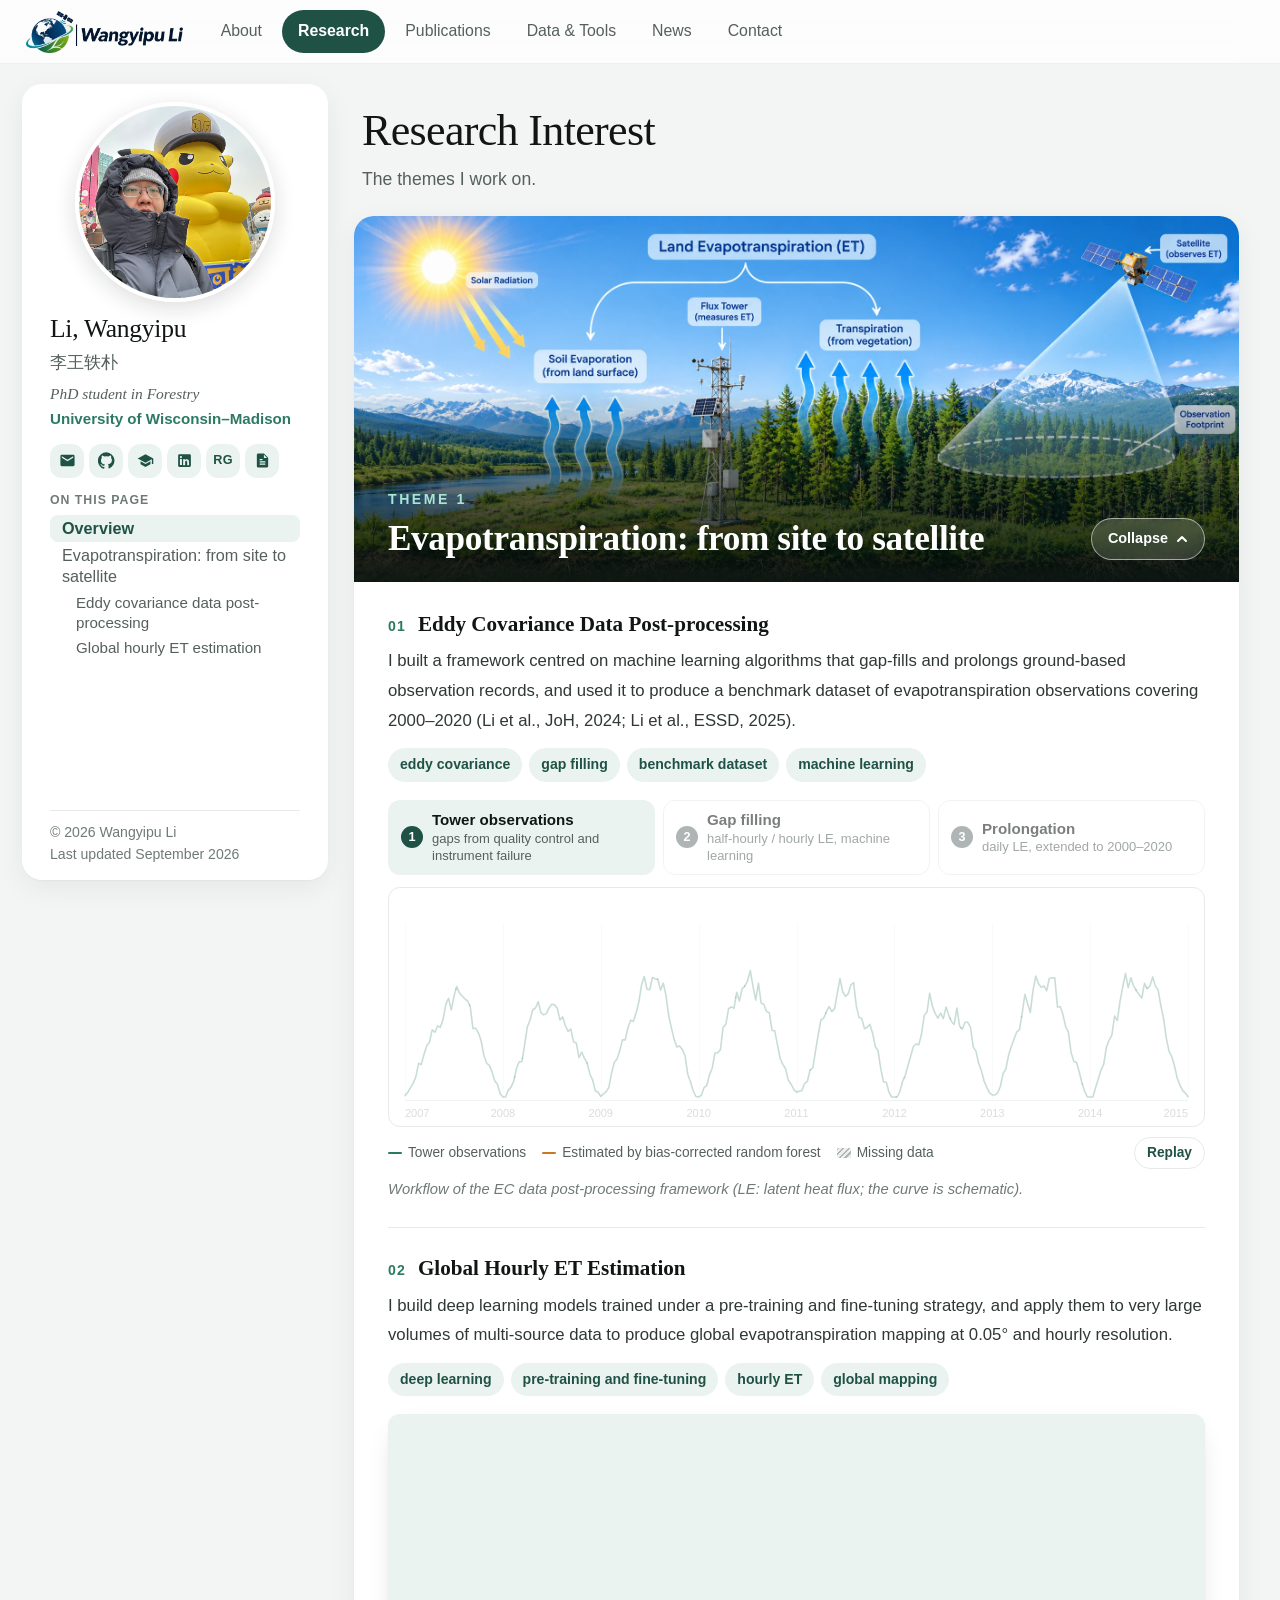
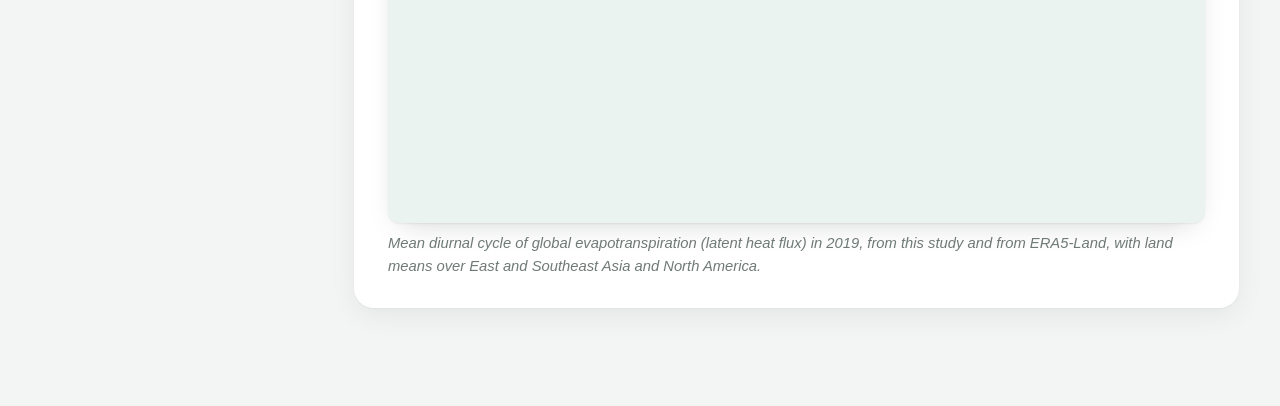
<file: research.html>
<!DOCTYPE html>
<html lang="en">
<head>
<meta charset="UTF-8">
<meta name="viewport" content="width=device-width, initial-scale=1.0">
<title>Research Interest — Wangyipu Li</title>
<link rel="icon" href="favicon.png" type="image/png" sizes="96x96">
<link rel="icon" href="favicon.ico" sizes="any">
<link rel="apple-touch-icon" href="apple-touch-icon.png">
<meta name="theme-color" content="#F3F5F4">
<link rel="stylesheet" href="style.css">
<script src="toc.js" defer></script>
<style>
  /* A theme is the card's heading; the focuses under it are numbered. */
  .theme{counter-reset:focus}
  /* The theme's heading is a banner: its picture, with the title and the collapse button
     on a dark fade along the bottom edge. */
  .theme{padding:0;overflow:hidden}
  .theme .band-head{position:relative;display:block;margin:0;background:#0c1f1a}
  .theme-img{display:block;width:100%;height:auto;aspect-ratio:1952/806;min-height:230px;object-fit:cover}
  .theme .band-head::after{content:"";position:absolute;inset:0;pointer-events:none;
    background:linear-gradient(to top,rgba(5,18,15,.92) 0%,rgba(5,18,15,.62) 24%,rgba(5,18,15,0) 52%)}
  .theme-bar{position:absolute;z-index:1;left:34px;right:34px;bottom:22px;display:flex;align-items:flex-end;justify-content:space-between;gap:20px}
  .theme-eyebrow{font-size:.8rem;font-weight:800;letter-spacing:.18em;text-transform:uppercase;color:#A8E6D2;margin-bottom:8px}
  .theme .band-head h2{font-size:2rem;font-weight:700;line-height:1.15;color:#fff;text-shadow:0 2px 18px rgba(0,0,0,.45)}
  .theme-toggle{
    flex:none;display:inline-flex;align-items:center;gap:8px;cursor:pointer;
    font:inherit;font-size:.82rem;font-weight:600;color:#fff;
    padding:8px 16px;border-radius:999px;border:1px solid rgba(255,255,255,.55);
    background:rgba(255,255,255,.14);-webkit-backdrop-filter:blur(8px);backdrop-filter:blur(8px);
    transition:background .15s ease;
  }
  .theme-toggle:hover{background:rgba(255,255,255,.28)}
  .theme-toggle svg{width:12px;height:12px;fill:none;stroke:currentColor;stroke-width:2;stroke-linecap:round;stroke-linejoin:round;transition:transform .2s ease}
  .theme.is-collapsed .theme-toggle svg{transform:rotate(180deg)}
  .theme-body{padding:28px 34px 30px}
  .theme.is-collapsed .theme-body{display:none}
  @media(max-width:980px){.theme-bar{left:20px;right:20px;bottom:16px}.theme-body{padding:22px 20px}}
  /* On a phone the title would cover the picture, so it drops onto a dark strip below it. */
  @media(max-width:700px){
    .theme-img{min-height:0}
    .theme .band-head::after{display:none}
    .theme-bar{position:static;padding:16px 20px 18px;flex-direction:column;align-items:flex-start;gap:14px}
    .theme .band-head h2{text-shadow:none}
  }
  .topic h3{display:flex;align-items:baseline;gap:12px}
  .topic h3::before{counter-increment:focus;content:counter(focus,decimal-leading-zero);flex:none;font-family:var(--font);font-size:.8rem;font-weight:700;letter-spacing:.08em;color:var(--moss-bright)}
  @media(max-width:600px){.theme .band-head h2{font-size:1.6rem}}
  .topic{padding-bottom:26px}
  .topic:last-child{padding-bottom:0}
  .topic+.topic{border-top:1px solid var(--rule);padding-top:26px}
  .topic h3{font-family:var(--serif);font-size:1.2rem;font-weight:700;margin-bottom:8px;line-height:1.35}
  .topic p{font-size:.95rem;line-height:1.78;color:var(--body)}
  .topic .keys{display:flex;flex-wrap:wrap;gap:7px;margin-top:13px}
  .key{font-size:.8rem;font-weight:700;color:var(--moss);background:var(--moss-wash);padding:5px 12px;border-radius:999px}
  .topic figure{margin-top:18px}
  .topic img{display:block;max-width:100%;height:auto;border-radius:12px;box-shadow:0 1px 2px rgba(20,24,28,.06),0 10px 28px -14px rgba(20,24,28,.25)}
  .topic video{display:block;width:100%;height:auto;border-radius:12px;background:var(--moss-wash);box-shadow:0 1px 2px rgba(20,24,28,.06),0 10px 28px -14px rgba(20,24,28,.25)}
  .topic figcaption{font-size:.84rem;font-style:italic;line-height:1.55;color:var(--faint);margin-top:9px}
  /* Workflow figure: an animated schematic record -- observed with gaps, gap-filled, then prolonged */
  .wf{--obs:#2C7A63;--fill:#C97A1E;container-type:inline-size}
  .wf-steps{list-style:none;margin:0 0 12px;padding:0;display:grid;grid-template-columns:repeat(3,1fr);gap:8px}
  .wf-steps li{display:flex;align-items:center;gap:9px;padding:9px 12px;border-radius:12px;border:1px solid var(--rule);opacity:.55;transition:opacity .4s ease,background .4s ease,border-color .4s ease}
  .wf-steps li.is-done{opacity:.8}
  .wf-steps li.is-on{opacity:1;background:var(--moss-wash);border-color:transparent}
  .d-n{flex:none;display:grid;place-items:center;width:22px;height:22px;border-radius:50%;background:var(--faint);color:#fff;font-size:.72rem;font-weight:700;transition:background .4s ease}
  .wf-steps li.is-on .d-n,.wf-steps li.is-done .d-n{background:var(--moss)}
  .d-t{font-size:.86rem;font-weight:700;line-height:1.3;color:var(--ink)}
  .d-s{font-size:.74rem;line-height:1.35;color:var(--quiet)}
  .wf-stage{border:1px solid var(--rule);border-radius:12px;padding:6px 10px 2px;background:var(--paper)}
  .wf-canvas{display:block;width:100%;height:230px}
  .wf-foot{display:flex;flex-wrap:wrap;align-items:center;justify-content:space-between;gap:8px 16px;margin-top:10px}
  .wf-legend{display:flex;flex-wrap:wrap;gap:4px 16px}
  .wf-k{display:inline-flex;align-items:center;gap:6px;font-size:.78rem;color:var(--quiet)}
  .wf-k::before{content:"";flex:none;width:14px;height:2px;border-radius:2px;background:var(--obs)}
  .wf-k-fill::before{background:var(--fill)}
  .wf-k-gap::before{height:10px;border-radius:2px;background:repeating-linear-gradient(135deg,rgba(111,122,119,.55) 0 1.5px,rgba(111,122,119,.12) 1.5px 4px)}
  .wf-replay{font:inherit;font-size:.78rem;font-weight:600;color:var(--moss);background:none;border:1px solid var(--rule);border-radius:999px;padding:4px 12px;cursor:pointer}
  .wf-replay:hover{background:var(--moss-wash)}
  @container (max-width:560px){
    .wf-steps{grid-template-columns:1fr;gap:6px}
    .wf-steps li{padding:6px 10px}
    .wf-canvas{height:190px}
  }
  @media (prefers-reduced-motion:reduce){.wf-replay{display:none}}
</style>
<script data-goatcounter="https://wangyipuli.goatcounter.com/count" async src="https://gc.zgo.at/count.js"></script>
</head>
<body>

<header class="topbar">
  <nav class="nav">
    <a class="brand" href="index.html" aria-label="Wangyipu Li &ndash; home"><img src="image/logo.webp" alt="Wangyipu Li" width="537" height="144"></a>
    <a href="index.html">About</a>
    <a href="research.html" aria-current="page">Research</a>
    <a href="publications.html">Publications</a>
    <a href="tools.html">Data &amp; Tools</a>
    <a href="news.html">News</a>
    <a href="contact.html">Contact</a>
  </nav>
</header>

<div class="page">

<aside class="sidebar">
  <img class="portrait" src="image/IMG_8639.JPG" alt="Portrait of Wangyipu Li">
  <a class="sb-name" href="index.html">Li, Wangyipu</a>
  <div class="sb-cn" lang="zh-Hans">李王轶朴</div>
  <div class="sb-role">PhD student in Forestry<br><strong>University of Wisconsin&ndash;Madison</strong></div>

  <div class="icons">
    <a href="mailto:wangyipu.li@wisc.edu" aria-label="Email" title="Email"><svg viewBox="0 0 24 24" aria-hidden="true"><path d="M20 4H4a2 2 0 00-2 2v12a2 2 0 002 2h16a2 2 0 002-2V6a2 2 0 00-2-2zm0 4.24l-8 4.8-8-4.8V6l8 4.8L20 6v2.24z"/></svg></a>
    <a href="https://github.com/wangyipuli" aria-label="GitHub" title="GitHub" target="_blank" rel="noopener"><svg viewBox="0 0 24 24" aria-hidden="true"><path d="M12 .3a12 12 0 00-3.8 23.4c.6.1.8-.3.8-.6v-2.2c-3.3.7-4-1.6-4-1.6-.6-1.4-1.4-1.8-1.4-1.8-1-.7.1-.7.1-.7 1.2.1 1.8 1.2 1.8 1.2 1 1.8 2.8 1.3 3.5 1 .1-.8.4-1.3.7-1.6-2.7-.3-5.5-1.3-5.5-5.9 0-1.3.5-2.4 1.2-3.2-.1-.3-.5-1.5.1-3.2 0 0 1-.3 3.3 1.2a11.5 11.5 0 016 0C17.3 4.7 18.3 5 18.3 5c.6 1.7.2 2.9.1 3.2.8.8 1.2 1.9 1.2 3.2 0 4.6-2.8 5.6-5.5 5.9.4.4.8 1.1.8 2.2v3.3c0 .3.2.7.8.6A12 12 0 0012 .3"/></svg></a>
    <a href="https://scholar.google.com/citations?user=nMaoGwwAAAAJ&amp;hl=zh-CN" aria-label="Google Scholar" title="Google Scholar" target="_blank" rel="noopener"><svg viewBox="0 0 24 24" aria-hidden="true"><path d="M12 3L1 9l11 6 9-4.91V17h2V9L12 3zM5 13.18v4L12 21l7-3.82v-4L12 17l-7-3.82z"/></svg></a>
    <a href="https://www.linkedin.com/in/wangyipu-li-4624a5430/" aria-label="LinkedIn" title="LinkedIn" target="_blank" rel="noopener"><svg viewBox="0 0 24 24" aria-hidden="true"><path d="M19 3a2 2 0 012 2v14a2 2 0 01-2 2H5a2 2 0 01-2-2V5a2 2 0 012-2h14zM8.34 18.34v-8.4H5.56v8.4h2.78zM6.95 8.8a1.61 1.61 0 100-3.22 1.61 1.61 0 000 3.22zm11.39 9.54v-4.6c0-2.46-1.31-3.6-3.06-3.6-1.41 0-2.04.78-2.39 1.32v-1.13h-2.78c.04.79 0 8.4 0 8.4h2.78v-4.69c0-.25.02-.5.09-.68.2-.5.65-1.02 1.42-1.02 1 0 1.4.76 1.4 1.88v4.51h2.54z"/></svg></a>
    <a href="https://www.researchgate.net/profile/Wangyipu-Li?ev=hdr_xprf" aria-label="ResearchGate" title="ResearchGate" target="_blank" rel="noopener"><span class="lbl">RG</span></a>
    <a href="#" aria-label="Curriculum vitae" title="Curriculum vitae"><svg viewBox="0 0 24 24" aria-hidden="true"><path d="M14 2H6a2 2 0 00-2 2v16a2 2 0 002 2h12a2 2 0 002-2V8l-6-6zm0 2l4.5 4.5H14V4zM8 10h4v1.6H8V10zm0 3.2h8v1.6H8v-1.6zm0 3.2h8V18H8v-1.6z"/></svg></a>
  </div>

  <nav class="toc" aria-label="On this page">
    <div class="toc-label">On this page</div>
    <a href="#overview">Overview</a>
    <a href="#land-et">Evapotranspiration: from site to satellite</a>
    <a class="toc-sub" href="#ec-post">Eddy covariance data post-processing</a>
    <a class="toc-sub" href="#et-hourly">Global hourly ET estimation</a>
  </nav>

  <div class="sb-foot">
    &copy; 2026 Wangyipu Li<br>Last updated September 2026
  </div>
</aside>

<main class="shell">

  <section class="pagehead" id="overview">
    <h1>Research Interest</h1>
    <p>The themes I work on.</p>
  </section>

  <section class="band theme" id="land-et">
    <div class="band-head">
      <img class="theme-img" src="image/theme-et.webp" alt="Land evapotranspiration: soil evaporation and transpiration from vegetation, measured by a flux tower and observed by a satellite" width="1952" height="806">
      <div class="theme-bar">
        <div>
          <div class="theme-eyebrow">Theme 1</div>
          <h2>Evapotranspiration: from site to satellite</h2>
        </div>
        <button class="theme-toggle" type="button" aria-expanded="true" aria-controls="land-et-body"><span>Collapse</span><svg viewBox="0 0 12 12" aria-hidden="true"><path d="M2 8l4-4 4 4"/></svg></button>
      </div>
    </div>
    <div class="theme-body" id="land-et-body">

    <article class="topic" id="ec-post">
      <h3>Eddy Covariance Data Post-processing</h3>
      <p>I built a framework centred on machine learning algorithms that gap-fills and prolongs ground-based observation records, and used it to produce a benchmark dataset of evapotranspiration observations covering 2000&ndash;2020 (Li et al., JoH, 2024; Li et al., ESSD, 2025).</p>
      <div class="keys">
        <span class="key">eddy covariance</span>
        <span class="key">gap filling</span>
        <span class="key">benchmark dataset</span>
        <span class="key">machine learning</span>
      </div>
      <figure class="wf" id="wf-ec">
        <ol class="wf-steps">
          <li><span class="d-n">1</span><div><div class="d-t">Tower observations</div><div class="d-s">gaps from quality control and instrument failure</div></div></li>
          <li><span class="d-n">2</span><div><div class="d-t">Gap filling</div><div class="d-s">half-hourly / hourly LE, machine learning</div></div></li>
          <li><span class="d-n">3</span><div><div class="d-t">Prolongation</div><div class="d-s">daily LE, extended to 2000&ndash;2020</div></div></li>
        </ol>
        <div class="wf-stage">
          <canvas class="wf-canvas" role="img" aria-label="Animation of one schematic flux record. First the tower record is shown over the observation period only, and the stretches lost to quality control or instrument failure fade out, leaving many gaps. Then a machine learning model fills the gaps. Finally the time axis widens to 2000 to 2020 and the record is prolonged in both directions."></canvas>
        </div>
        <div class="wf-foot">
          <div class="wf-legend"><span class="wf-k wf-k-obs">Tower observations</span><span class="wf-k wf-k-fill">Estimated by bias-corrected random forest</span><span class="wf-k wf-k-gap">Missing data</span></div>
          <button class="wf-replay" type="button">Replay</button>
        </div>
        <figcaption>Workflow of the EC data post-processing framework (LE: latent heat flux; the curve is schematic).</figcaption>
      </figure>
    </article>

    <article class="topic" id="et-hourly">
      <h3>Global Hourly ET Estimation</h3>
      <p>I build deep learning models trained under a pre-training and fine-tuning strategy, and apply them to very large volumes of multi-source data to produce global evapotranspiration mapping at 0.05&deg; and hourly resolution.</p>
      <div class="keys">
        <span class="key">deep learning</span>
        <span class="key">pre-training and fine-tuning</span>
        <span class="key">hourly ET</span>
        <span class="key">global mapping</span>
      </div>
      <figure>
        <video src="videos/et_diurnal_cycle.mp4" autoplay loop muted playsinline preload="metadata"></video>
        <figcaption>Mean diurnal cycle of global evapotranspiration (latent heat flux) in 2019, from this study and from ERA5-Land, with land means over East and Southeast Asia and North America.</figcaption>
      </figure>
    </article>
    </div>

  </section>

  <script>
  /* Animated workflow figure. One schematic record, drawn on a canvas in three acts: the tower
     observations with their gaps (axis limited to the observation period), the gaps filled, then
     the axis widening to 2000-2020 while the record is prolonged both ways. Runs only while on
     screen; with reduced motion it shows the finished picture and does not move. */
  (function () {
    var fig = document.getElementById('wf-ec');
    if (!fig) return;
    var cv = fig.querySelector('canvas'), ctx = cv.getContext('2d');
    var steps = fig.querySelectorAll('.wf-steps li');
    var still = window.matchMedia('(prefers-reduced-motion: reduce)').matches;

    var Y0 = 2000, Y1 = 2021, O0 = 2007, O1 = 2015, N = 36;   // N samples a year
    var GAPS = [[2007.52, 2007.66], [2008.12, 2008.2], [2008.86, 2009.58], [2010.38, 2010.47],
                [2011.14, 2011.3], [2012.02, 2012.1], [2012.57, 2012.68], [2013.3, 2013.92], [2014.47, 2014.58]];
    var LABELS = [[2, 'instrument failure'], [6, 'low-quality data']];

    /* Seeded, so the curve is the same on every visit. */
    var seed = 20240611;
    function rnd() { seed |= 0; seed = seed + 0x6D2B79F5 | 0; var t = Math.imul(seed ^ seed >>> 15, 1 | seed);
      t = t + Math.imul(t ^ t >>> 7, 61 | t) ^ t; return ((t ^ t >>> 14) >>> 0) / 4294967296; }
    var V = [], amp = 1, n = 0;
    for (var i = 0; i <= (Y1 - Y0) * N; i++) {
      var f = (i % N) / N;
      if (i % N === 0) amp = 0.72 + 0.28 * rnd();
      n = 0.55 * n + 0.45 * (rnd() - 0.5);
      var s = Math.pow(Math.max(0, Math.sin(Math.PI * f)), 1.5);
      V.push(Math.max(0, amp * s + n * 0.42 * (0.25 + s)));
    }
    function val(t) { var x = (t - Y0) * N, i = Math.max(0, Math.min(V.length - 2, Math.floor(x))); return V[i] + (V[i + 1] - V[i]) * (x - i); }

    var T = { draw: [0.5, 1.9], fill: [2.4, 5.6], zoom: [5.9, 7.2], ext: [7.2, 10.8], end: 13.4 };
    function seg(t, r) { return Math.max(0, Math.min(1, (t - r[0]) / (r[1] - r[0]))); }
    function ease(p) { return p < 0.5 ? 2 * p * p : 1 - Math.pow(-2 * p + 2, 2) / 2; }

    var W = 0, H = 0, hatch = null, css = getComputedStyle(fig);
    var C = { obs: css.getPropertyValue('--obs').trim() || '#2C7A63', fill: css.getPropertyValue('--fill').trim() || '#C97A1E',
              rule: '#E6EAE8', base: '#CBD4D1', text: '#6F7A77', ink: '#2F3836' };
    function size() {
      var r = cv.getBoundingClientRect(), d = window.devicePixelRatio || 1;
      W = r.width; H = r.height;
      if (!W) return;
      cv.width = Math.round(W * d); cv.height = Math.round(H * d);
      ctx.setTransform(d, 0, 0, d, 0, 0);
      var p = document.createElement('canvas'); p.width = p.height = 6 * d;
      var q = p.getContext('2d'); q.scale(d, d); q.strokeStyle = 'rgba(111,122,119,.5)'; q.lineWidth = 1;
      q.beginPath(); q.moveTo(-1, 7); q.lineTo(7, -1); q.moveTo(-4, 4); q.lineTo(4, -4); q.moveTo(2, 10); q.lineTo(10, 2); q.stroke();
      hatch = ctx.createPattern(p, 'repeat');
    }

    function frame(t) {
      if (!W) return;
      var pDraw = ease(seg(t, T.draw)), pFill = ease(seg(t, T.fill)), z = ease(seg(t, T.zoom)), pExt = ease(seg(t, T.ext));
      var fade = t > T.end - 0.6 ? Math.max(0, (T.end - t) / 0.6) : Math.min(1, t / 0.5);
      var d0 = O0 + (Y0 - O0) * z, d1 = O1 + (Y1 - O1) * z;
      var L = 6, R = W - 6, top = 30, bot = H - 24;
      function X(y) { return L + (y - d0) / (d1 - d0) * (R - L); }
      function Yv(v) { return bot - 3 - v / 1.25 * (bot - top - 6); }
      function line(a, b, col) {
        if (b <= a) return;
        ctx.beginPath(); ctx.moveTo(X(a), Yv(val(a)));
        for (var k = Math.ceil((a - Y0) * N + 1e-6); k < (b - Y0) * N; k++) ctx.lineTo(X(Y0 + k / N), Yv(V[k]));
        ctx.lineTo(X(b), Yv(val(b)));
        ctx.strokeStyle = col; ctx.stroke();
      }
      ctx.clearRect(0, 0, W, H);
      ctx.globalAlpha = fade;
      ctx.font = '11px -apple-system,BlinkMacSystemFont,"Segoe UI",Roboto,Helvetica,Arial,sans-serif';
      ctx.textBaseline = 'alphabetic';

      /* year grid and tick labels: every year while zoomed in, every fifth once zoomed out */
      for (var y = Y0; y <= Y1; y++) {
        var x = X(y), five = y % 5 === 0, a = five ? 1 : 1 - z;
        if (x < L - 0.5 || x > R + 0.5 || a <= 0.02) continue;
        ctx.globalAlpha = fade * a;
        ctx.strokeStyle = C.rule; ctx.lineWidth = 1;
        ctx.beginPath(); ctx.moveTo(Math.round(x) + 0.5, top); ctx.lineTo(Math.round(x) + 0.5, bot); ctx.stroke();
        /* on a narrow figure the yearly labels would collide: show every other one */
        var thin = (R - L) / (O1 - O0) < 44 && y % 2 === 0;
        ctx.globalAlpha = fade * (thin ? (five ? z : 0) : a);
        if (y < Y1) { ctx.fillStyle = C.text; var edge = x < L + 14 ? -1 : (x > R - 14 ? 1 : 0);
          ctx.textAlign = edge < 0 ? 'left' : (edge > 0 ? 'right' : 'center'); ctx.fillText(y, edge < 0 ? L : (edge > 0 ? R : x), H - 7); }
      }
      ctx.globalAlpha = fade;
      ctx.strokeStyle = C.base; ctx.beginPath(); ctx.moveTo(L, bot + 0.5); ctx.lineTo(R, bot + 0.5); ctx.stroke();

      /* gaps: the hatching comes in as the missing stretches fade out, and eases off as they are filled */
      ctx.globalAlpha = fade * pDraw * (1 - 0.7 * pFill); ctx.fillStyle = hatch;
      GAPS.forEach(function (g) { ctx.fillRect(X(g[0]), top, X(g[1]) - X(g[0]), bot - top); });

      /* gap labels: after the observations are drawn, gone once the axis starts to widen */
      var la = Math.min(seg(t, [T.draw[1], T.draw[1] + 0.5]), 1 - seg(t, [T.zoom[0] - 0.3, T.zoom[0]]));
      if (la > 0) {
        ctx.globalAlpha = fade * la; ctx.fillStyle = C.ink; ctx.strokeStyle = C.text; ctx.textAlign = 'center';
        LABELS.forEach(function (l) {
          var g = GAPS[l[0]], x = (X(g[0]) + X(g[1])) / 2, w = ctx.measureText(l[1]).width / 2;
          ctx.fillText(l[1], Math.max(L + w, Math.min(R - w, x)), 14);
          ctx.beginPath(); ctx.moveTo(x, 19); ctx.lineTo(x, top - 2); ctx.stroke();
        });
      }
      /* bracket over the observation period once zoomed out */
      if (z > 0) {
        ctx.globalAlpha = fade * z; ctx.strokeStyle = C.obs; ctx.fillStyle = C.obs; ctx.textAlign = 'center'; ctx.lineWidth = 1;
        var a0 = X(O0), a1 = X(O1);
        ctx.beginPath(); ctx.moveTo(a0, 24); ctx.lineTo(a0, 19.5); ctx.lineTo(a1, 19.5); ctx.lineTo(a1, 24); ctx.stroke();
        ctx.fillText('observation period', (a0 + a1) / 2, 13);
      }

      ctx.globalAlpha = fade; ctx.lineWidth = 1.6; ctx.lineJoin = 'round'; ctx.lineCap = 'round';
      /* the record opens complete; the stretches that will go missing then fade away */
      if (pDraw < 1) { ctx.globalAlpha = fade * (1 - pDraw); GAPS.forEach(function (g) { line(g[0], g[1], C.obs); }); ctx.globalAlpha = fade; }
      var from = O0;
      GAPS.concat([[O1, O1]]).forEach(function (g) { line(from, g[0], C.obs); from = g[1]; });
      /* filled gaps, growing inward from the observations on either side */
      if (pFill > 0) GAPS.forEach(function (g) {
        var h = (g[1] - g[0]) / 2 * pFill;
        line(g[0], g[0] + h, C.fill); line(g[1] - h, g[1], C.fill);
      });
      /* prolongation, outward from both ends of the observation period */
      if (pExt > 0) { line(O0 - (O0 - Y0) * pExt, O0, C.fill); line(O1, O1 + (Y1 - O1) * pExt, C.fill); }
      ctx.globalAlpha = 1;

      var act = t < T.fill[0] - 0.3 ? 0 : (t < T.zoom[0] - 0.2 ? 1 : 2);
      for (var j = 0; j < steps.length; j++) {
        steps[j].classList.toggle('is-on', still || j === act);
        steps[j].classList.toggle('is-done', !still && j < act);
      }
    }

    var t = 0, last = 0, raf = 0, seen = false;
    function tick(now) {
      raf = 0;
      if (!seen || document.hidden) return;
      t += Math.min(0.05, (now - last) / 1000 || 0); last = now;
      if (t >= T.end) t = 0;
      frame(t);
      raf = requestAnimationFrame(tick);
    }
    function go() { if (!raf && !still) { last = performance.now(); raf = requestAnimationFrame(tick); } }
    function redraw() { size(); frame(still ? T.end - 2 : t); }

    redraw();
    window.addEventListener('resize', redraw);
    if ('ResizeObserver' in window) new ResizeObserver(redraw).observe(cv);
    if (still) return;
    if ('IntersectionObserver' in window) {
      new IntersectionObserver(function (es) { seen = es[0].isIntersecting; if (seen) go(); }, { threshold: 0.25 }).observe(cv);
    } else { seen = true; go(); }
    document.addEventListener('visibilitychange', function () { if (!document.hidden) go(); });
    fig.querySelector('.wf-replay').addEventListener('click', function () { t = 0; seen = true; go(); });
  })();
  </script>

  <script>
  /* Each theme's button folds its focuses away. A contents link to a focus inside a folded
     theme opens it first, so the link still lands somewhere. */
  (function () {
    function set(theme, open) {
      var b = theme.querySelector('.theme-toggle');
      theme.classList.toggle('is-collapsed', !open);
      b.setAttribute('aria-expanded', open ? 'true' : 'false');
      b.querySelector('span').textContent = open ? 'Collapse' : 'Expand';
    }
    Array.prototype.forEach.call(document.querySelectorAll('.theme'), function (theme) {
      theme.querySelector('.theme-toggle').addEventListener('click', function () {
        set(theme, theme.classList.contains('is-collapsed'));
      });
    });
    Array.prototype.forEach.call(document.querySelectorAll('.toc a'), function (a) {
      a.addEventListener('click', function () {
        var t = document.querySelector(a.getAttribute('href'));
        var theme = t && t.closest('.theme.is-collapsed');
        if (theme && t !== theme) set(theme, true);
      });
    });
  })();
  </script>

</main>

</div>
</body>
</html>
</file>
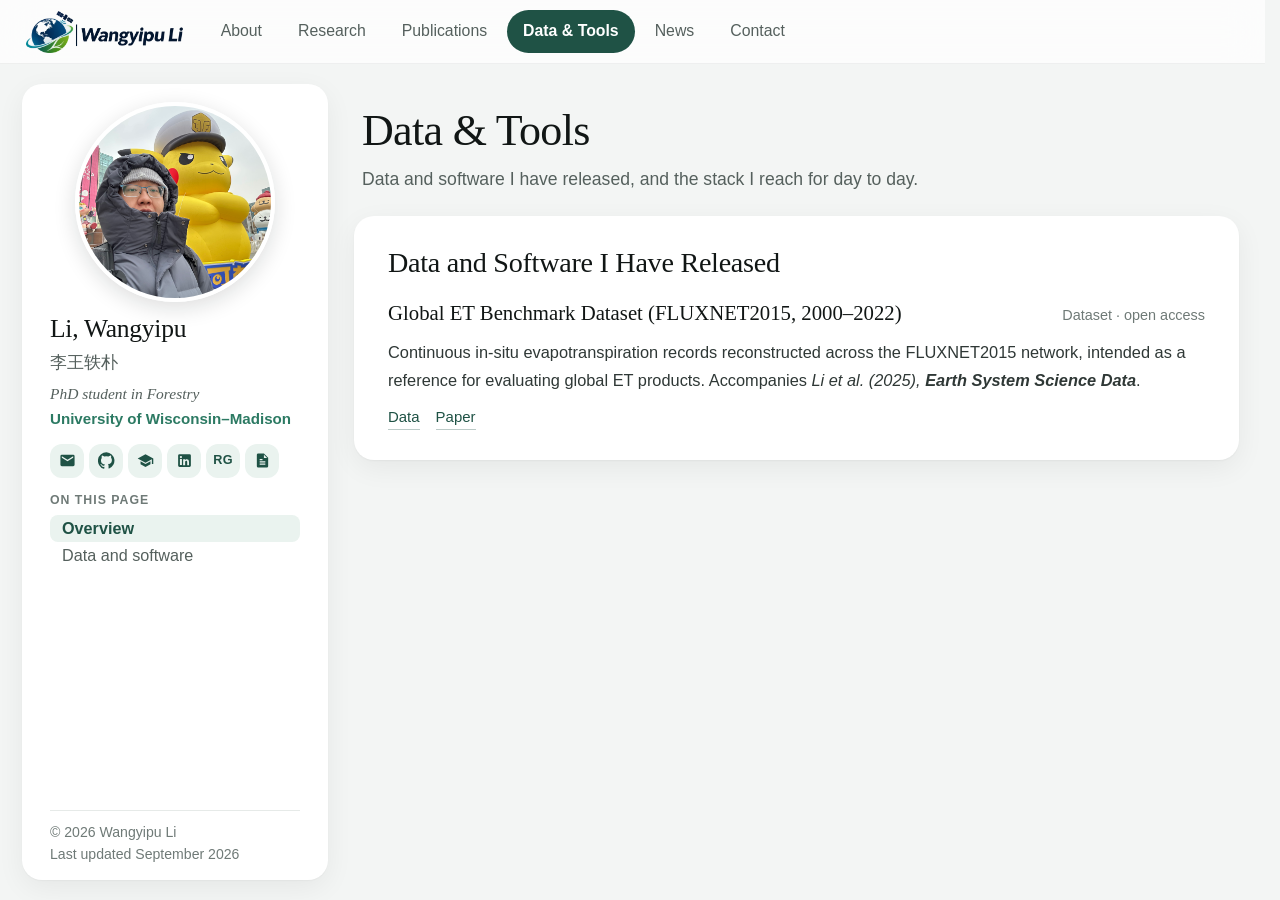
<file: tools.html>
<!DOCTYPE html>
<html lang="en">
<head>
<meta charset="UTF-8">
<meta name="viewport" content="width=device-width, initial-scale=1.0">
<title>Tools — Wangyipu Li</title>
<link rel="icon" href="favicon.png" type="image/png" sizes="96x96">
<link rel="icon" href="favicon.ico" sizes="any">
<link rel="apple-touch-icon" href="apple-touch-icon.png">
<meta name="theme-color" content="#F3F5F4">
<link rel="stylesheet" href="style.css">
<script src="toc.js" defer></script>
<style>
  .release{padding-bottom:22px}
  .release:last-child{padding-bottom:0}
  .release+.release{border-top:1px solid var(--rule);padding-top:22px}
  .release-top{display:flex;justify-content:space-between;align-items:baseline;gap:18px;flex-wrap:wrap}
  .release-name{font-family:var(--serif);font-size:1.18rem;font-weight:400}
  .release-meta{font-size:.82rem;color:var(--faint);white-space:nowrap}
  .release-desc{margin-top:8px;font-size:.93rem;color:var(--body);line-height:1.72}
  .release-links{display:flex;flex-wrap:wrap;gap:16px;margin-top:10px}
  .release-links a{font-size:.85rem;color:var(--moss);text-decoration:none;border-bottom:1px solid rgba(31,82,69,.3)}
  .release-links a:hover{border-bottom-color:var(--moss)}
</style>
<script data-goatcounter="https://wangyipuli.goatcounter.com/count" async src="https://gc.zgo.at/count.js"></script>
</head>
<body>

<header class="topbar">
  <nav class="nav">
    <a class="brand" href="index.html" aria-label="Wangyipu Li &ndash; home"><img src="image/logo.webp" alt="Wangyipu Li" width="537" height="144"></a>
    <a href="index.html">About</a>
    <a href="research.html">Research</a>
    <a href="publications.html">Publications</a>
    <a href="tools.html" aria-current="page">Data &amp; Tools</a>
    <a href="news.html">News</a>
    <a href="contact.html">Contact</a>
  </nav>
</header>

<div class="page">

<aside class="sidebar">
  <img class="portrait" src="image/IMG_8639.JPG" alt="Portrait of Wangyipu Li">
  <a class="sb-name" href="index.html">Li, Wangyipu</a>
  <div class="sb-cn" lang="zh-Hans">李王轶朴</div>
  <div class="sb-role">PhD student in Forestry<br><strong>University of Wisconsin&ndash;Madison</strong></div>

  <div class="icons">
    <a href="mailto:wangyipu.li@wisc.edu" aria-label="Email" title="Email"><svg viewBox="0 0 24 24" aria-hidden="true"><path d="M20 4H4a2 2 0 00-2 2v12a2 2 0 002 2h16a2 2 0 002-2V6a2 2 0 00-2-2zm0 4.24l-8 4.8-8-4.8V6l8 4.8L20 6v2.24z"/></svg></a>
    <a href="https://github.com/wangyipuli" aria-label="GitHub" title="GitHub" target="_blank" rel="noopener"><svg viewBox="0 0 24 24" aria-hidden="true"><path d="M12 .3a12 12 0 00-3.8 23.4c.6.1.8-.3.8-.6v-2.2c-3.3.7-4-1.6-4-1.6-.6-1.4-1.4-1.8-1.4-1.8-1-.7.1-.7.1-.7 1.2.1 1.8 1.2 1.8 1.2 1 1.8 2.8 1.3 3.5 1 .1-.8.4-1.3.7-1.6-2.7-.3-5.5-1.3-5.5-5.9 0-1.3.5-2.4 1.2-3.2-.1-.3-.5-1.5.1-3.2 0 0 1-.3 3.3 1.2a11.5 11.5 0 016 0C17.3 4.7 18.3 5 18.3 5c.6 1.7.2 2.9.1 3.2.8.8 1.2 1.9 1.2 3.2 0 4.6-2.8 5.6-5.5 5.9.4.4.8 1.1.8 2.2v3.3c0 .3.2.7.8.6A12 12 0 0012 .3"/></svg></a>
    <a href="https://scholar.google.com/citations?user=nMaoGwwAAAAJ&amp;hl=zh-CN" aria-label="Google Scholar" title="Google Scholar" target="_blank" rel="noopener"><svg viewBox="0 0 24 24" aria-hidden="true"><path d="M12 3L1 9l11 6 9-4.91V17h2V9L12 3zM5 13.18v4L12 21l7-3.82v-4L12 17l-7-3.82z"/></svg></a>
    <a href="https://www.linkedin.com/in/wangyipu-li-4624a5430/" aria-label="LinkedIn" title="LinkedIn" target="_blank" rel="noopener"><svg viewBox="0 0 24 24" aria-hidden="true"><path d="M19 3a2 2 0 012 2v14a2 2 0 01-2 2H5a2 2 0 01-2-2V5a2 2 0 012-2h14zM8.34 18.34v-8.4H5.56v8.4h2.78zM6.95 8.8a1.61 1.61 0 100-3.22 1.61 1.61 0 000 3.22zm11.39 9.54v-4.6c0-2.46-1.31-3.6-3.06-3.6-1.41 0-2.04.78-2.39 1.32v-1.13h-2.78c.04.79 0 8.4 0 8.4h2.78v-4.69c0-.25.02-.5.09-.68.2-.5.65-1.02 1.42-1.02 1 0 1.4.76 1.4 1.88v4.51h2.54z"/></svg></a>
    <a href="https://www.researchgate.net/profile/Wangyipu-Li?ev=hdr_xprf" aria-label="ResearchGate" title="ResearchGate" target="_blank" rel="noopener"><span class="lbl">RG</span></a>
    <a href="#" aria-label="Curriculum vitae" title="Curriculum vitae"><svg viewBox="0 0 24 24" aria-hidden="true"><path d="M14 2H6a2 2 0 00-2 2v16a2 2 0 002 2h12a2 2 0 002-2V8l-6-6zm0 2l4.5 4.5H14V4zM8 10h4v1.6H8V10zm0 3.2h8v1.6H8v-1.6zm0 3.2h8V18H8v-1.6z"/></svg></a>
  </div>

  <nav class="toc" aria-label="On this page">
    <div class="toc-label">On this page</div>
    <a href="#overview">Overview</a>
    <a href="#software">Data and software</a>
  </nav>

  <div class="sb-foot">
    &copy; 2026 Wangyipu Li<br>Last updated September 2026
  </div>
</aside>

<main class="shell">

  <section class="pagehead" id="overview">
    <h1>Data &amp; Tools</h1>
    <p>Data and software I have released, and the stack I reach for day to day.</p>
  </section>

  <section class="band" id="software">
    <div class="band-head"><h2>Data and Software I Have Released</h2></div>

    <article class="release">
      <div class="release-top">
        <div class="release-name">Global ET Benchmark Dataset (FLUXNET2015, 2000&ndash;2022)</div>
        <div class="release-meta">Dataset &middot; open access</div>
      </div>
      <p class="release-desc">Continuous in-situ evapotranspiration records reconstructed across the FLUXNET2015 network, intended as a reference for evaluating global ET products. Accompanies <em>Li et al. (2025), <strong>Earth System Science Data</strong></em>.</p>
      <div class="release-links">
        <a href="#">Data</a><a href="#">Paper</a>
      </div>
    </article>

  </section>

</main>

</div>
</body>
</html>
</file>
<file: style.css>
*,*::before,*::after{box-sizing:border-box;margin:0;padding:0}

:root{
  --paper:#FFFFFF;
  --canvas:#F3F5F4;
  --ink:#111615;
  --body:#2F3836;
  --quiet:#55605D;
  --faint:#6F7A77;
  --rule:#E6EAE8;
  --moss:#1F5245;
  --moss-deep:#173E34;
  --moss-bright:#2C7A63;
  --moss-wash:#EAF3EF;
  --sidebar:340px;
  --page:1356px;
  --bar:64px;
  --radius:20px;
  --shadow:0 1px 2px rgba(16,24,22,.04),0 8px 28px rgba(16,24,22,.06);
  /* System faces only: nothing is fetched, so the page renders the same where font CDNs are blocked. */
  --font:-apple-system,BlinkMacSystemFont,"SF Pro Text","Inter","Segoe UI",Roboto,"PingFang SC","Hiragino Sans GB","Microsoft YaHei",sans-serif;
  --serif:"Iowan Old Style","Palatino Linotype",Palatino,"Book Antiqua",Georgia,"Songti SC","STSong",serif;
}

/* 始终为滚动条预留位置，否则短页面（无滚动条）会比长页面宽 15px，
   居中布局在页面间切换时会横向跳动 */
html{font-size:110%;scroll-behavior:smooth;overflow-y:scroll}
@supports (scrollbar-gutter:stable){
  html{overflow-y:auto;scrollbar-gutter:stable}
}
body{
  background:var(--canvas);color:var(--ink);
  font-family:var(--font);font-size:.9375rem;font-weight:400;line-height:1.65;
  -webkit-font-smoothing:antialiased;
}
a{color:inherit}
img,video{max-width:100%}

/* ══ Top navigation bar ══ */
.topbar{
  position:fixed;top:0;left:0;right:0;z-index:60;
  height:var(--bar);background:rgba(255,255,255,.72);
  -webkit-backdrop-filter:saturate(180%) blur(18px);backdrop-filter:saturate(180%) blur(18px);
  border-bottom:1px solid rgba(16,24,22,.06);
  display:flex;justify-content:center;
}
.topbar .nav{
  width:100%;max-width:var(--page);
  padding:0 26px;
}
.nav{display:flex;align-items:center;gap:4px;overflow-x:auto;scrollbar-width:none}
.nav::-webkit-scrollbar{display:none}
.nav a{
  font-size:.9rem;font-weight:500;color:var(--quiet);
  text-decoration:none;white-space:nowrap;
  padding:8px 16px;border-radius:999px;
  transition:background .18s ease,color .18s ease;
}
.nav a:hover{background:rgba(16,24,22,.05);color:var(--ink)}
.nav a[aria-current="page"]{background:var(--moss);color:#fff;font-weight:600}
/* The logo sits at the left end of the bar and links home; it is not a pill like the page links. */
.nav a.brand{flex:none;display:flex;align-items:center;padding:0;margin-right:18px;border-radius:8px}
.nav a.brand:hover{background:none;opacity:.82}
.nav a.brand img{display:block;height:42px;width:auto;max-width:none}

/* ══ Centred page frame ══ */
.page{
  max-width:var(--page);margin:0 auto;
  padding-top:var(--bar);
  display:grid;grid-template-columns:var(--sidebar) minmax(0,1fr);
  align-items:start;
}

/* ══ Sidebar ══ */
.sidebar{
  /* The sidebar is itself the white card, inset from its column, so that when a short window
     makes it scroll, the contents scroll inside the card. */
  position:fixed;top:calc(var(--bar) + 20px);
  left:calc(max(0px, 50% - var(--page) / 2) + 22px);
  width:calc(var(--sidebar) - 34px);height:calc(100vh - var(--bar) - 40px);
  background:var(--paper);border-radius:var(--radius);box-shadow:var(--shadow);
  display:flex;flex-direction:column;
  padding:28px 28px 24px;
  overflow-y:auto;overscroll-behavior:contain;
}
.sidebar::-webkit-scrollbar{width:6px}
.sidebar::-webkit-scrollbar-thumb{background:rgba(0,0,0,.22);border-radius:3px}

.portrait{
  width:200px;flex:none;align-self:center;aspect-ratio:1;object-fit:cover;border-radius:50%;
  border:4px solid #fff;box-shadow:0 6px 22px rgba(16,24,22,.14);
  margin-bottom:22px;
}
.sb-name{
  font-family:var(--serif);font-size:1.8rem;font-weight:400;letter-spacing:-.01em;line-height:1.2;
  color:var(--ink);text-decoration:none;display:block;margin-bottom:8px;
}
.sb-cn{
  font-family:"Microsoft YaHei","\5FAE\8F6F\96C5\9ED1","PingFang SC","Hiragino Sans GB",sans-serif;
  font-size:1.05rem;font-weight:400;color:var(--quiet);
  letter-spacing:0;margin-bottom:10px;
}
.sb-role{font-family:var(--serif);font-style:italic;font-size:1rem;line-height:1.6;color:var(--quiet);margin-bottom:22px}
.sb-role strong{font-family:var(--font);font-style:normal;font-size:.9rem;color:var(--moss-bright);font-weight:700}

/* ── Contact icons ── */
.icons{display:flex;flex-wrap:wrap;gap:5px;margin-bottom:24px}
.icons a{
  width:34px;height:34px;flex:0 0 34px;
  display:flex;align-items:center;justify-content:center;
  border:1px solid transparent;border-radius:12px;background:var(--moss-wash);
  color:var(--moss);text-decoration:none;
  transition:background .18s ease,border-color .18s ease,color .18s ease,transform .18s ease;
}
.icons a:hover{background:var(--moss);border-color:var(--moss);color:#fff;transform:translateY(-2px)}
.icons svg{width:17px;height:17px;fill:currentColor;display:block}
.icons .lbl{font-size:.72rem;font-weight:700;letter-spacing:.02em}

.sb-foot{
  margin-top:auto;padding-top:18px;border-top:1px solid var(--rule);
  font-size:.8rem;line-height:1.6;color:var(--faint);
}
.sb-foot a{color:var(--moss)}

/* ══ Main column ══ */
.shell{
  grid-column:2;min-width:0;
  padding:20px 26px 80px 14px;
}

/* ── Page heading ── */
.pagehead{padding:22px 8px 22px}
.pagehead h1{font-family:var(--serif);font-size:2.5rem;font-weight:400;letter-spacing:-.015em;line-height:1.12;margin-bottom:10px}
.pagehead h1:last-child{margin-bottom:0}
.pagehead p{font-size:1rem;color:var(--quiet)}

/* ── Section band ── */
.band{background:var(--paper);border-radius:var(--radius);box-shadow:var(--shadow);padding:30px 34px;margin-bottom:18px}
.band-head{
  display:flex;align-items:baseline;gap:14px;
  margin-bottom:16px;
}
.band-head h2{font-family:var(--serif);font-size:1.6rem;font-weight:400;color:var(--ink);letter-spacing:-.01em;line-height:1.2}
.band-head .note{font-style:italic;font-size:.86rem;color:var(--faint);margin-left:auto}

.sub-head{font-size:1rem;font-weight:700;color:var(--moss-bright);margin:26px 0 12px}
.sub-head:first-child{margin-top:0}

/* ── Prose ── */
.prose p{font-size:.97rem;line-height:1.78;color:var(--body);margin-bottom:14px;max-width:44em}
.prose p:last-child{margin-bottom:0}
.prose em{font-style:italic}

/* ── Education records ── */
.record{padding-bottom:18px}
.record:last-child{padding-bottom:0}
.record+.record{border-top:1px solid var(--rule);padding-top:18px}
.record-top{display:flex;justify-content:space-between;align-items:baseline;gap:20px;flex-wrap:wrap}
.record-degree{font-family:var(--serif);font-size:1.18rem;font-weight:400;line-height:1.5}
.record-when{font-size:.74rem;letter-spacing:.08em;text-transform:uppercase;color:var(--quiet);white-space:nowrap;background:var(--canvas);padding:3px 10px;border-radius:999px}
.record--logo{display:grid;grid-template-columns:72px minmax(0,1fr);gap:0 20px;align-items:start}
.record-logo{width:72px;height:72px;border:1px solid var(--rule);border-radius:14px;background:#fff;padding:9px}
.record-logo img{display:block;width:100%;height:100%;object-fit:contain}
.record-main{min-width:0}
.record-where{font-size:.92rem;color:var(--moss-bright);font-weight:400;line-height:1.5;margin-top:4px}
.record-notes{margin-top:4px;font-size:.9rem;color:var(--quiet);line-height:1.5;max-width:46em}
.record-notes dl{display:grid;grid-template-columns:auto 1fr;gap:4px 16px}
.record-notes dt{color:var(--faint);font-size:.84rem}
.record-notes dd{color:var(--body)}

/* ── Awards ── */
.award{display:grid;grid-template-columns:74px minmax(0,1fr);gap:18px;padding:10px 0}
.award:first-child{padding-top:0}
.award:last-child{padding-bottom:0}
.award+.award{border-top:1px solid var(--rule)}
.award-when{font-size:.74rem;letter-spacing:.08em;color:var(--faint);padding-top:7px}
.award-what{font-family:var(--serif);font-size:1.18rem;color:var(--ink);font-weight:400}
.award-by{font-size:.86rem;color:var(--quiet);margin-top:2px}

/* ── News feed (News page and the About page's latest news) ── */
.post{display:grid;grid-template-columns:96px minmax(0,1fr);gap:20px;padding:14px 0}
.post:first-child{padding-top:0}
.post:last-child{padding-bottom:0}
.post+.post{border-top:1px solid var(--rule)}
.post-date{font-size:.74rem;letter-spacing:.08em;text-transform:uppercase;color:var(--faint);padding-top:5px}
.post-body{font-size:.95rem;color:var(--body);line-height:1.72}
.post-body a{color:var(--moss);text-decoration:none;border-bottom:1px solid rgba(31,82,69,.3)}
.post-body a:hover{border-bottom-color:var(--moss)}
@media(max-width:600px){.post{grid-template-columns:1fr;gap:3px}}

/* ── In-page contents (About) ── */
.toc{display:flex;flex-direction:column;margin:0 0 22px}
.toc-label{font-size:.7rem;font-weight:700;letter-spacing:.08em;text-transform:uppercase;color:var(--faint);margin-bottom:8px}
.toc a{
  font-size:.92rem;line-height:1.3;color:var(--quiet);text-decoration:none;
  padding:5px 12px;border-radius:8px;
  transition:color .15s ease,background .15s ease;
}
/* A focus listed under its theme */
.toc a.toc-sub{padding-left:26px;font-size:.86rem}
.toc a:hover{color:var(--moss)}
.toc a.is-active{color:var(--moss);font-weight:700;background:var(--moss-wash)}
.shell [id]{scroll-margin-top:84px}

/* ── Footer ── */
.colophon{
  margin-top:38px;padding:18px 8px 0;border-top:1px solid var(--rule);
  display:flex;flex-wrap:wrap;gap:6px 22px;
  font-size:.82rem;color:var(--faint);
}
.colophon a{color:var(--moss);text-decoration:none;border-bottom:1px solid rgba(31,82,69,.3)}
.colophon a:hover{border-bottom-color:var(--moss)}

/* ── Shared small pieces ── */
.empty{font-style:italic;color:var(--faint);font-size:.95rem}
.empty a{color:var(--moss)}

/* Short windows: the portrait keeps its 200px and the footer stays. The spacing tightens
   first, and below that the card scrolls. The breakpoint is measured on About, whose
   seven-item contents list makes it the tallest sidebar. */
@media(min-width:981px) and (max-height:965px){
  .sidebar{padding:18px 28px 14px}
  .portrait{margin-bottom:12px}
  .sb-name{font-size:1.45rem;margin-bottom:4px}
  .sb-cn{font-size:.95rem;margin-bottom:6px}
  .sb-role{margin-bottom:12px;font-size:.88rem}
  .sb-role strong{font-size:.86rem}
  .icons{margin-bottom:12px}
  .toc-label{margin-bottom:5px}
  .toc{margin-bottom:10px}
  .toc a{padding:3px 12px}
  .sb-foot{padding-top:10px}
}

/* ══ Responsive ══ */
@media(max-width:980px){
  .toc{flex-direction:row;flex-wrap:wrap;gap:6px;margin:14px 0 0;flex:1 1 100%}
  .toc-label{display:none}
  .toc a{border:1px solid var(--rule);border-radius:999px;padding:5px 12px;font-size:.82rem}
  .toc a.is-active{border-color:var(--moss)}
  .toc a.toc-sub{padding-left:12px;font-size:.82rem}

  .page{display:block;padding-top:var(--bar)}
  .topbar .nav{padding:0 14px}
  .nav a{padding:7px 11px;font-size:.86rem}
  .nav a.brand{padding:0;margin-right:8px}
  .nav a.brand img{height:32px}
  .sidebar{
    position:static;left:auto;width:100%;height:auto;
    border-radius:0;box-shadow:none;border-bottom:1px solid var(--rule);
    flex-direction:row;flex-wrap:wrap;align-items:center;
    gap:0 20px;padding:22px;overflow:visible;
  }
  .portrait{width:92px;flex:0 0 92px;margin-bottom:0}
  .sb-name{margin-bottom:2px}
  .sb-role{margin-bottom:0;flex:1 1 100%}
  .icons{margin:14px 0 0;flex:1 1 100%}
  .sb-foot{display:none}
  .shell{grid-column:auto;padding:16px 14px 64px}
  .band{padding:22px 20px}
  .pagehead{padding:14px 6px 16px}
}
@media(max-width:600px){
  .record--logo{grid-template-columns:52px minmax(0,1fr);gap:0 14px}
  .record-logo{width:52px;height:52px;padding:6px;border-radius:8px}
  .record-notes dl{grid-template-columns:1fr;gap:2px}
  .record-notes dt{margin-top:8px}
  .award{grid-template-columns:1fr;gap:2px}
  .pagehead h1{font-size:2rem}
  .record-when{background:none;padding:0}
}

@media print{
  .topbar,.sidebar{display:none}
  .page{display:block;padding-top:0}
  .shell{grid-column:auto;padding:0}
  body{font-size:11pt;background:#fff}
  .band{box-shadow:none;padding:0;margin-bottom:24pt}
  .record,.award{page-break-inside:avoid}
}
</file>
